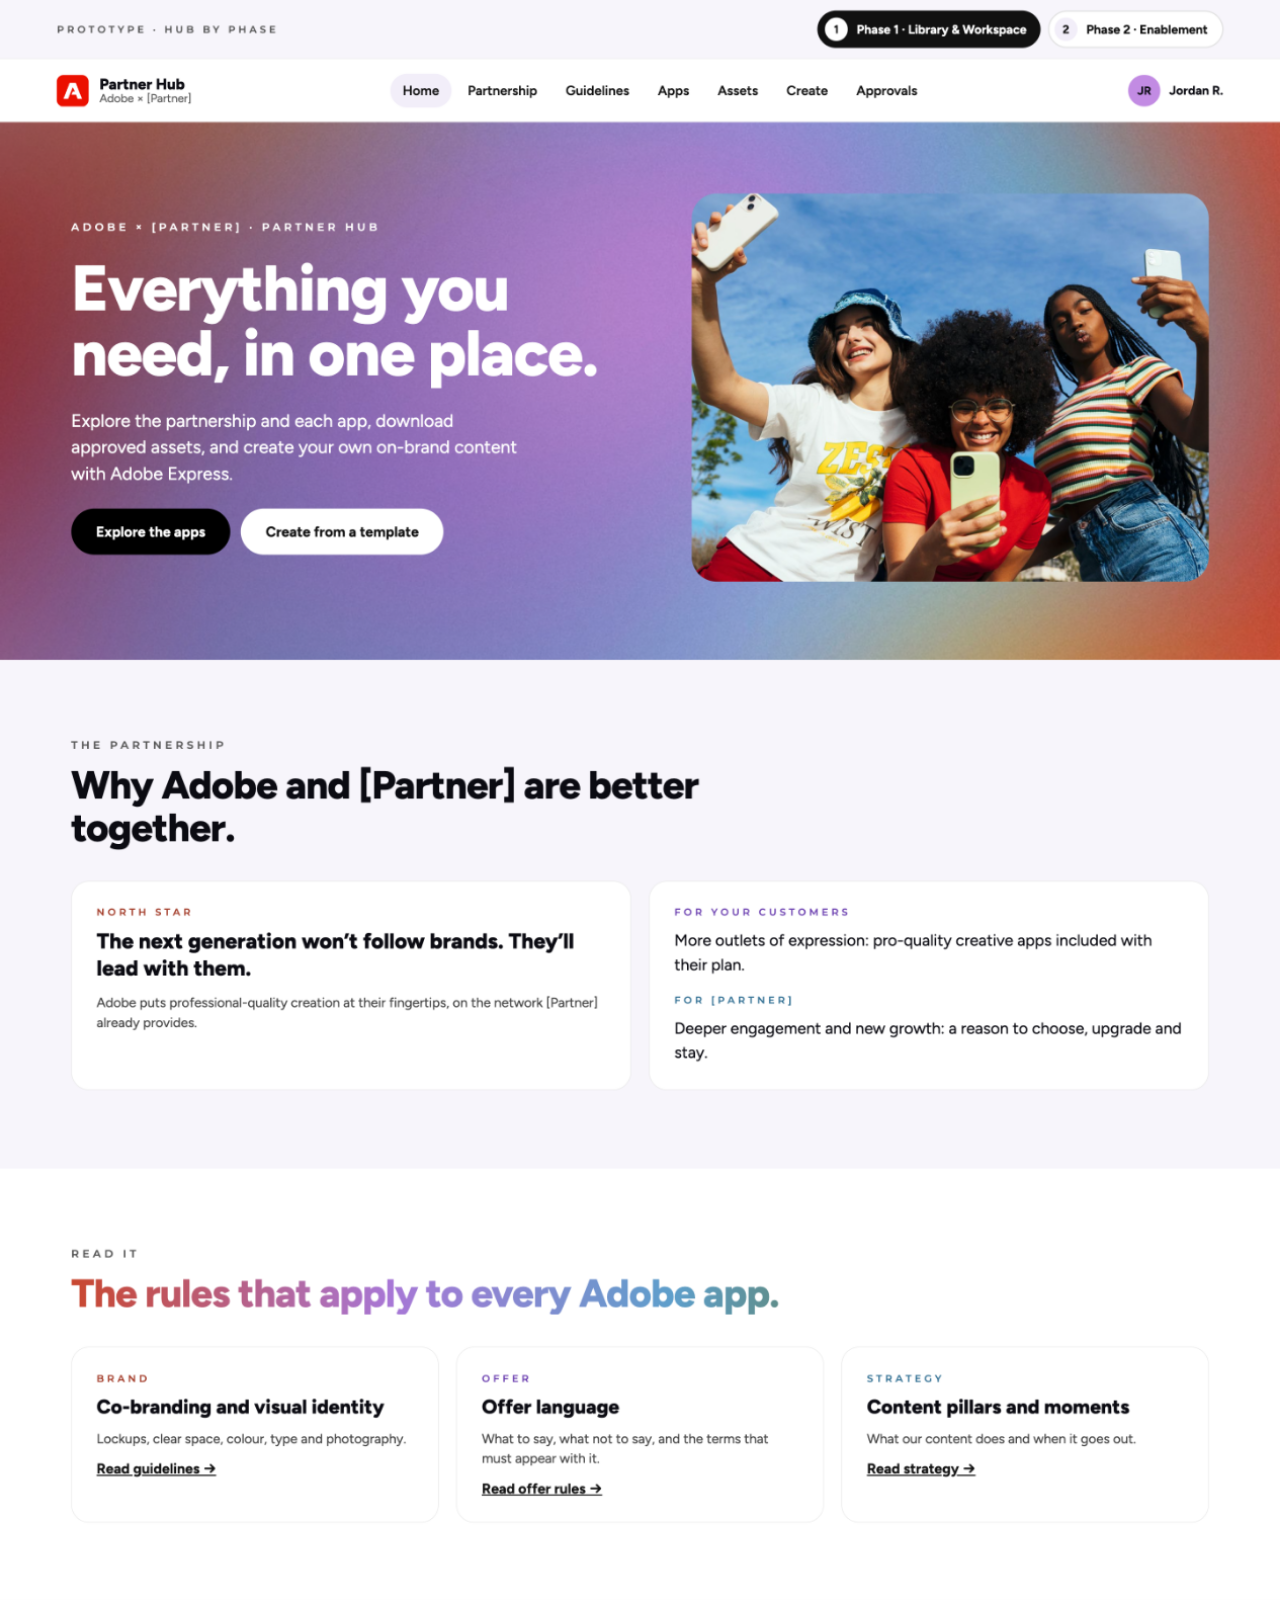
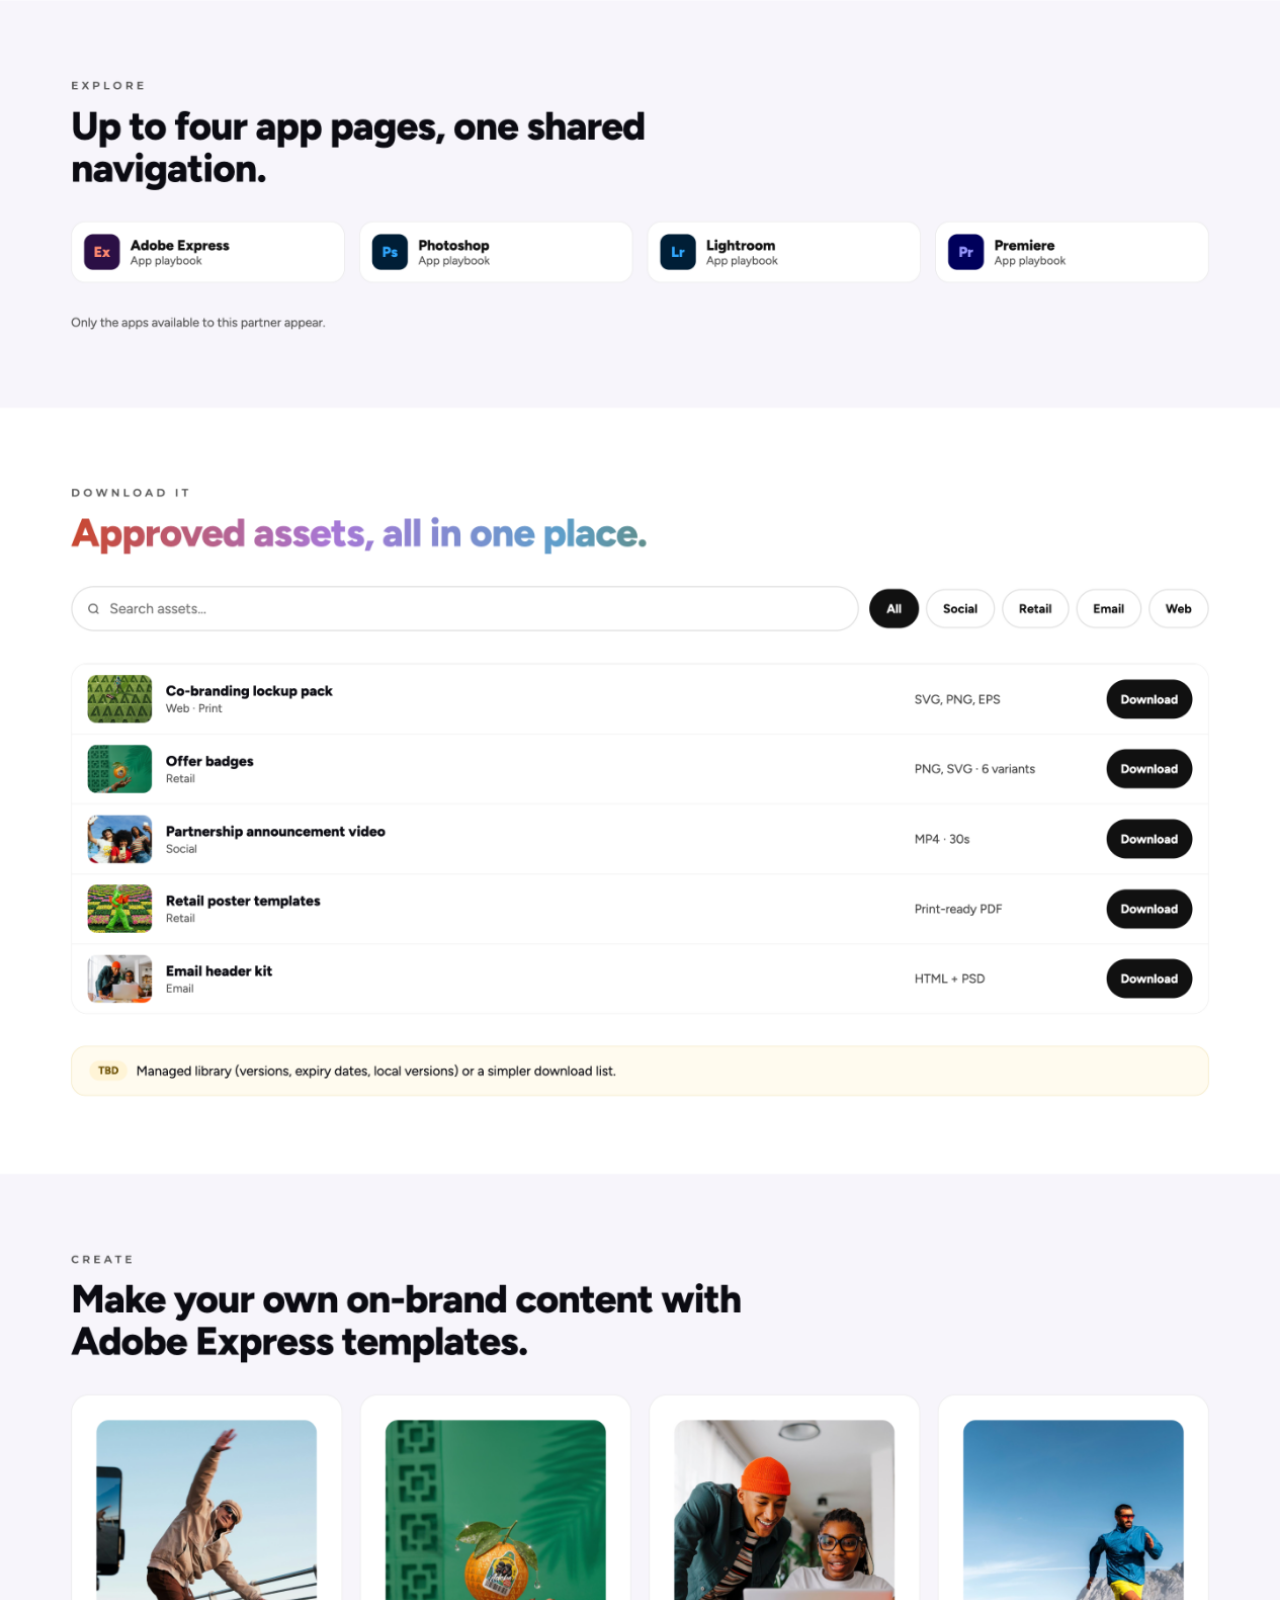
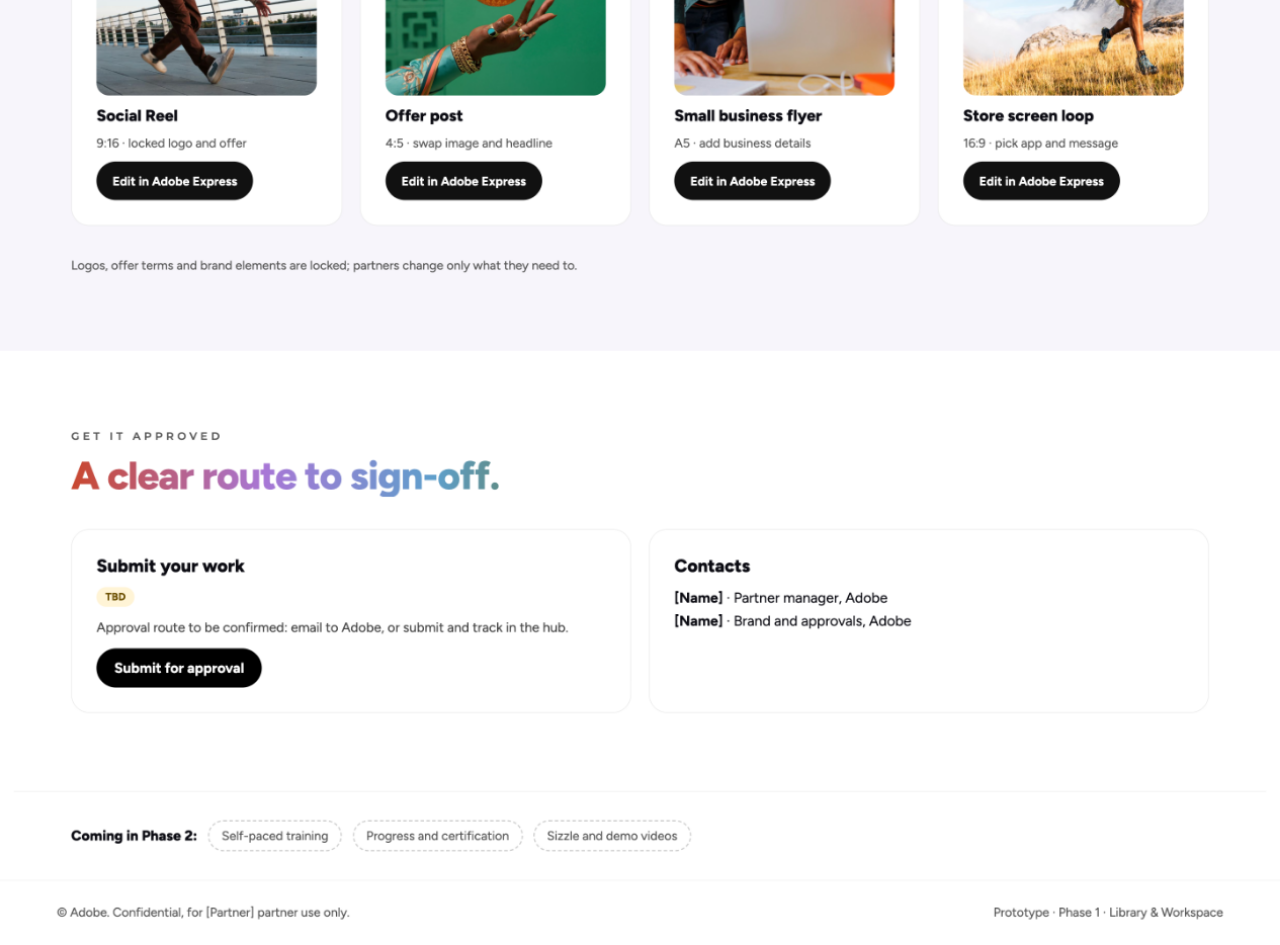
<file: index.html>
<!doctype html>
<html lang="en">
  <head>
    
    <meta charset="UTF-8" />
    <meta name="viewport" content="width=device-width, initial-scale=1.0" />
    <title>Adobe Partner Hub — Phase 1 Reference</title>
    
    <meta name="description" content="AI-populated phase one reference for the Adobe Partner Hub.">
    <meta property="og:title" content="Adobe Partner Hub — Phase 1 Reference">
    <meta property="og:description" content="AI-populated phase one reference for the Adobe Partner Hub.">
    <meta property="og:image" content="assets/232a1.png">
    <meta name="twitter:card" content="summary_large_image">
    <meta name="twitter:image" content="assets/232a1.png">
    <script type="module" crossorigin src="assets/index-DdVs8iiM.js"></script>
    <link rel="stylesheet" crossorigin href="assets/index-BtlYPHPP.css">
  </head>
  <body>
    
    <div id="root"></div>
    
  </body>
</html>
</file>
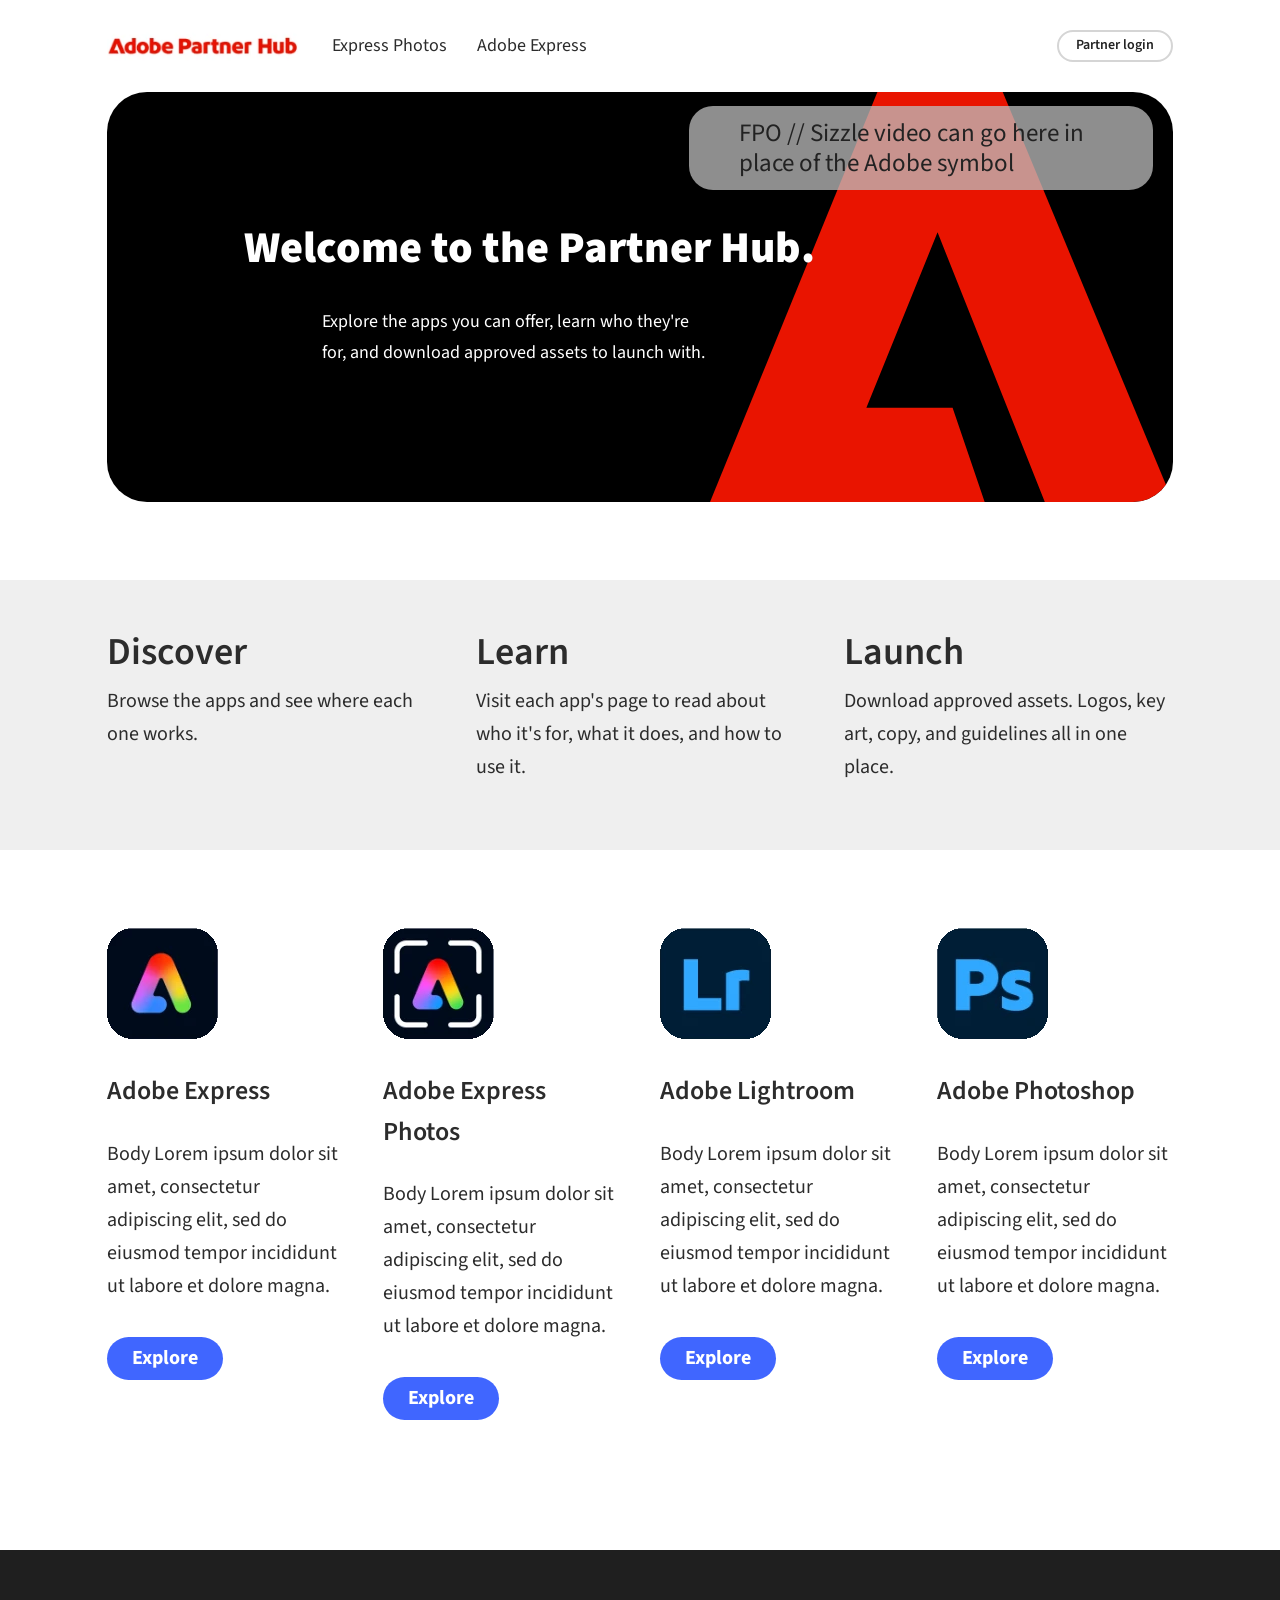
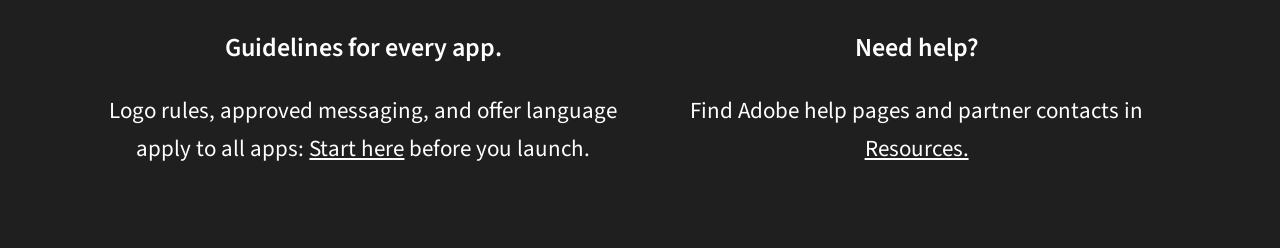
<file: adobe-partner-hub/index.html>
<!doctype html>
<html lang="en">
<head>
<meta charset="utf-8">
<meta name="viewport" content="width=device-width, initial-scale=1">
<title>Adobe Partner Hub</title>
<link href="https://fonts.googleapis.com/css2?family=Source+Sans+3:wght@400;600;700;900&display=swap" rel="stylesheet">
<style>
*{box-sizing:border-box;margin:0}
html,body{background:#fff}body{font-family:"Source Sans 3","Adobe Clean",Helvetica,Arial,sans-serif;color:#2c2c2c;background:#fff;font-size:18px;line-height:1.55}
a{color:inherit}
.wrap{max-width:1000px;margin:0 auto;padding:0 24px}
@media(min-width:1100px){.wrap{max-width:none;padding:0 8.35%}}
header{display:flex;align-items:center;gap:32px;padding-top:30px;padding-bottom:30px}
header img{height:30px;display:block}
header nav{display:flex;gap:30px;flex:1}
header nav a{text-decoration:none;font-size:18px}
.login{border:2px solid #d5d5d5;border-radius:99px;padding:3px 17px;font-size:14px;font-weight:600;text-decoration:none;color:#222}
.hero{position:relative;overflow:hidden;background:#000;color:#fff;border-radius:40px;min-height:410px;display:flex;align-items:center;margin-bottom:78px}
.hero-text{position:relative;z-index:2;padding:0 0 0 137px;max-width:68%}.hero h1{white-space:nowrap}
.hero h1{font-size:44px;font-weight:900;line-height:1.1;margin-bottom:34px}
.hero p{font-size:18px;line-height:1.7;padding-left:78px;max-width:470px}
.hero svg{position:absolute;right:0;bottom:0;height:100%;width:auto;z-index:1}
.fpo{position:absolute;z-index:3;top:14px;right:20px;width:464px;max-width:55%;background:rgba(190,190,190,.75);color:#222;border-radius:24px;padding:12px 50px;font-size:25px;line-height:1.2}
.band{background:#efefef;padding:50px 0 66px}
.band .wrap{display:grid;grid-template-columns:repeat(3,1fr);gap:40px}
.band h2{font-size:38px;font-weight:600;line-height:1.2;margin-bottom:10px}
.band p{font-size:20px;line-height:1.65}
.apps{padding:78px 0 130px}
.apps .wrap{display:grid;grid-template-columns:repeat(4,1fr);gap:40px}
.apps img{width:111px;height:111px;display:block;margin-bottom:32px}
.apps h3{font-size:26px;font-weight:600;margin-bottom:26px}
.apps p{font-size:20px;line-height:1.65;margin-bottom:34px}
.btn{display:inline-block;background:#4066ff;color:#fff;text-decoration:none;font-weight:700;font-size:20px;border-radius:99px;padding:6px 25px}
footer{background:#1f1f1f;color:#fff;padding:78px 0 80px;text-align:center}
footer .wrap{display:grid;grid-template-columns:1fr 1fr;gap:40px;max-width:1300px}
footer h3{font-size:26px;font-weight:600;margin-bottom:24px}
footer p{font-size:23px;line-height:1.65}
@media(max-width:1000px){
 .apps .wrap{grid-template-columns:repeat(2,1fr)}
 .hero-text{padding-left:48px}.hero p{padding-left:0}
}
@media(max-width:700px){
 header{flex-wrap:wrap;gap:12px 20px}header nav{order:3;flex-basis:100%}
 .hero{min-height:360px;border-radius:28px}.hero h1{white-space:normal}.hero-text{padding:0 24px;max-width:100%}.hero h1{font-size:34px}
 .hero svg{opacity:.4}.fpo{display:none}
 .band .wrap,.apps .wrap,footer .wrap{grid-template-columns:1fr}
}
.detail{padding:32px max(16px,env(safe-area-inset-left,0px)) 64px;max-width:1000px;margin:0 auto}
.detail img{display:block;width:160px;height:160px;margin:56px auto 24px}
.detail h1{text-align:center;font-size:32px;font-weight:600}
.back{display:inline-block;color:#2c2c2c;border:2px solid #d5d5d5;border-radius:99px;padding:4px 20px;font-weight:600;font-size:16px;text-decoration:none}
.back:hover{background:#efefef}
</style>
</head>
<body>

<div id="home">
<div class="wrap">
 <header>
  <a href="#"><img src="[data-uri]" alt="Adobe Partner Hub"></a>
  <nav><a href="#">Express Photos</a><a href="#">Adobe Express</a></nav>
  <a class="login" href="#">Partner login</a>
 </header>
 <section class="hero">
  <div class="hero-text">
   <h1>Welcome to the Partner Hub.</h1>
   <p>Explore the apps you can offer, learn who they're for, and download approved assets to launch with.</p>
  </div>
  <svg viewBox="0 0 462 409" preserveAspectRatio="xMaxYMax meet" aria-hidden="true"><path fill="#e91400" d="M0 409L167 0H292L462 409Z"/><path fill="#000" d="M227 140L334 409H274L242 315H156Z"/></svg>
  <div class="fpo">FPO // Sizzle video can go here in place of the Adobe symbol</div>
 </section>
</div>

<section class="band"><div class="wrap">
 <div><h2>Discover</h2><p>Browse the apps and see where each one works.</p></div>
 <div><h2>Learn</h2><p>Visit each app's page to read about who it's for, what it does, and how to use it.</p></div>
 <div><h2>Launch</h2><p>Download approved assets. Logos, key art, copy, and guidelines all in one place.</p></div>
</div></section>

<section class="apps"><div class="wrap">
 <div><img src="[data-uri]" alt=""><h3>Adobe Express</h3><p>Body Lorem ipsum dolor sit amet, consectetur adipiscing elit, sed do eiusmod tempor incididunt ut labore et dolore magna.</p><a class="btn" href="#express">Explore</a></div>
 <div><img src="[data-uri]" alt=""><h3>Adobe Express Photos</h3><p>Body Lorem ipsum dolor sit amet, consectetur adipiscing elit, sed do eiusmod tempor incididunt ut labore et dolore magna.</p><a class="btn" href="#express-photos">Explore</a></div>
 <div><img src="[data-uri]" alt=""><h3>Adobe Lightroom</h3><p>Body Lorem ipsum dolor sit amet, consectetur adipiscing elit, sed do eiusmod tempor incididunt ut labore et dolore magna.</p><a class="btn" href="#lightroom">Explore</a></div>
 <div><img src="[data-uri]" alt=""><h3>Adobe Photoshop</h3><p>Body Lorem ipsum dolor sit amet, consectetur adipiscing elit, sed do eiusmod tempor incididunt ut labore et dolore magna.</p><a class="btn" href="#photoshop">Explore</a></div>
</div></section>

<footer><div class="wrap">
 <div><h3>Guidelines for every app.</h3><p>Logo rules, approved messaging, and offer language apply to all apps: <a href="#">Start here</a> before you launch.</p></div>
 <div><h3>Need help?</h3><p>Find Adobe help pages and partner contacts in <a href="#">Resources.</a></p></div>
</div></footer>
</div>
<section class="detail" id="view-express" hidden><a class="back" href="#home">&larr; Back</a><img src="[data-uri]" alt="Adobe Express logo" width="160" height="160"><h1>Adobe Express</h1></section>
<section class="detail" id="view-express-photos" hidden><a class="back" href="#home">&larr; Back</a><img src="[data-uri]" alt="Adobe Express Photos logo" width="160" height="160"><h1>Adobe Express Photos</h1></section>
<section class="detail" id="view-lightroom" hidden><a class="back" href="#home">&larr; Back</a><img src="[data-uri]" alt="Adobe Lightroom logo" width="160" height="160"><h1>Adobe Lightroom</h1></section>
<section class="detail" id="view-photoshop" hidden><a class="back" href="#home">&larr; Back</a><img src="[data-uri]" alt="Adobe Photoshop logo" width="160" height="160"><h1>Adobe Photoshop</h1></section>
<script>
(function(){
var ids=["express","express-photos","lightroom","photoshop"],home=document.getElementById("home");
function show(){
 var h=location.hash.slice(1),on=ids.indexOf(h)>-1;
 home.hidden=on;
 ids.forEach(function(k){document.getElementById("view-"+k).hidden=(k!==h)});
 window.scrollTo(0,0);
}
window.addEventListener("hashchange",show);show();
})();
</script>

</body>
</html>
</file>
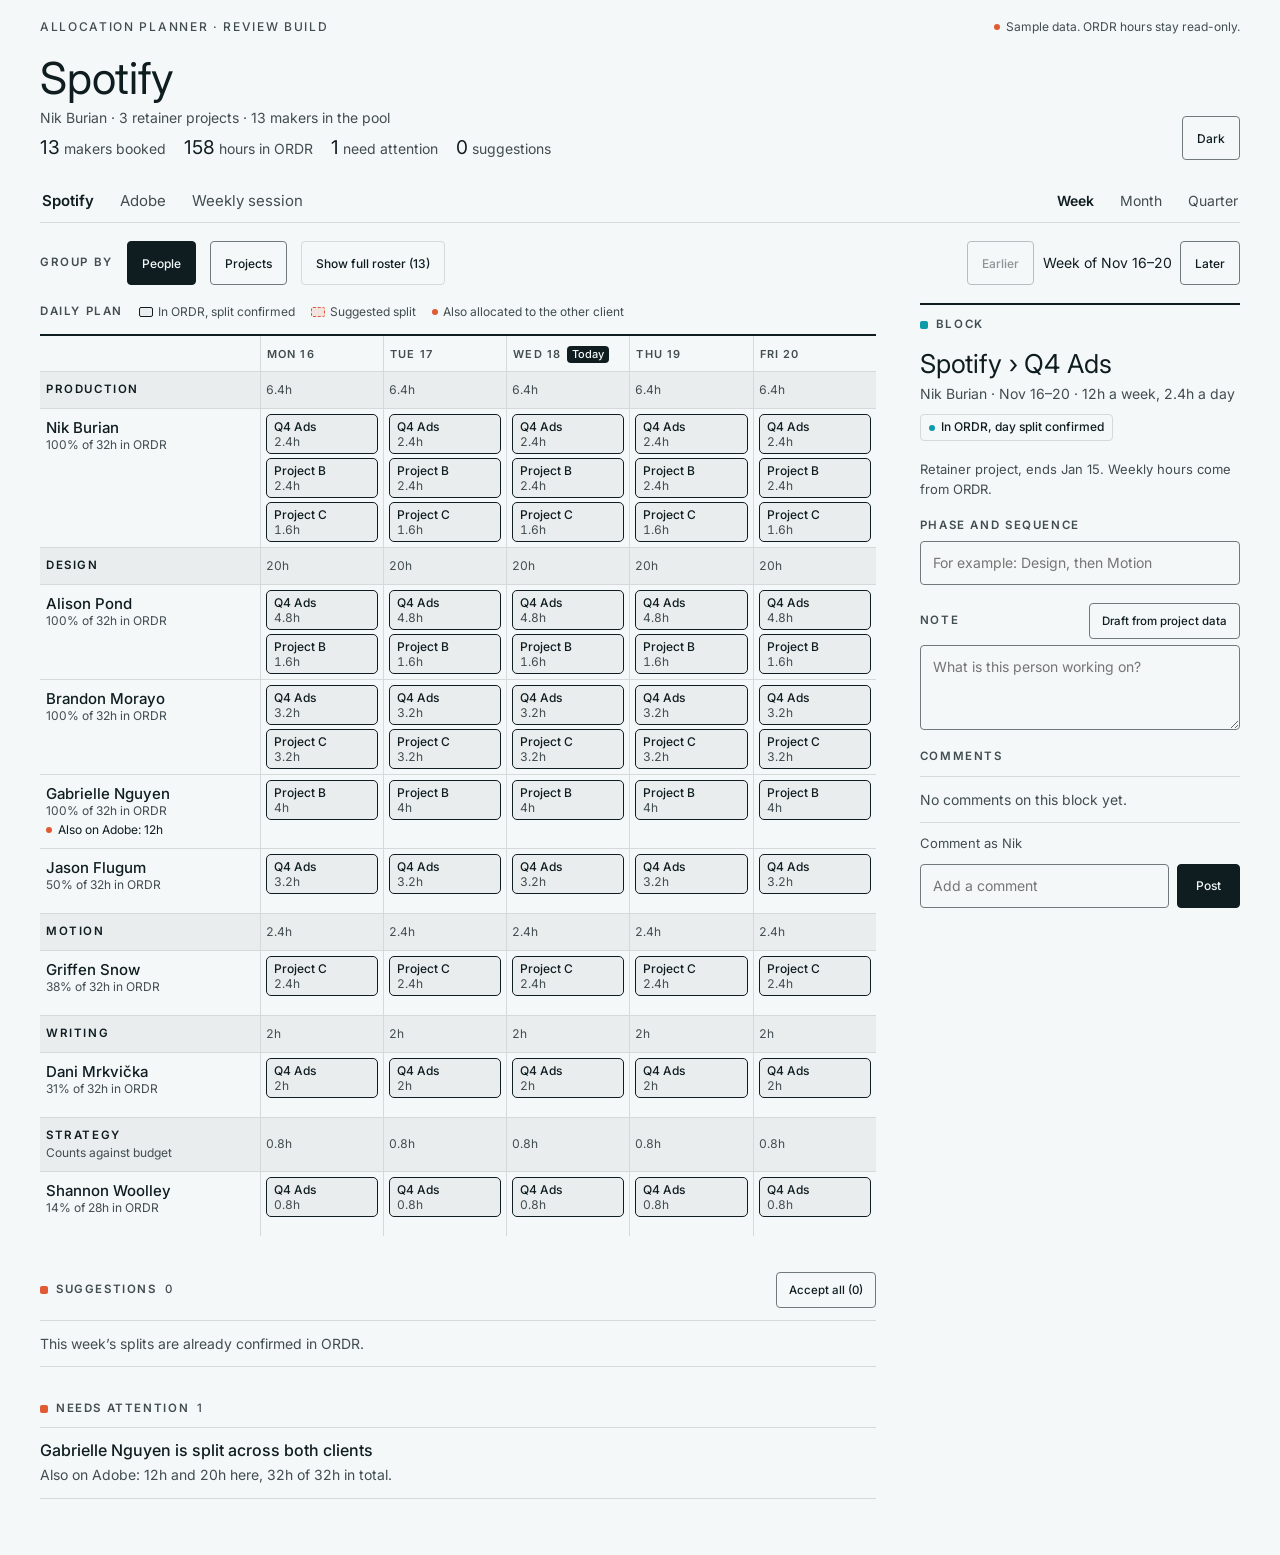
<file: Allocation_Plannerv2.html>
<!doctype html>
<html lang="en">
<head>
<meta charset="utf-8">
<meta name="viewport" content="width=device-width, initial-scale=1">
<title>Allocation planner, review build</title>
<link rel="stylesheet" href="https://fonts.googleapis.com/css2?family=Inter:wght@300;400;500;600&display=swap">
<style>
html,body{margin:0;background:#F5F8F8}
button{font-family:inherit}
button:disabled{opacity:.45;cursor:default}
button:focus-visible,input:focus-visible,textarea:focus-visible{outline:2px solid #0E9AA7;outline-offset:2px}
</style>
</head>
<body>
<div id="app"></div>
<script>
/* ---- runtime shim: the same Component logic, no framework ---- */
class DCLogic {
  constructor(props) { this.props = props || {}; this.state = {}; }
  setState(p) {
    const v = typeof p === "function" ? p(this.state) : p;
    if (v == null) return;
    this.state = Object.assign({}, this.state, v);
    if (!this._silent) render();
  }
}


class Component extends DCLogic {
  constructor(props) {
    super(props);
    this.state = {
      dark: false, pod: "spotify", view: "week", group: "people",
      weekIdx: 0, monthStart: 0, roster: false, selected: "",
      accepted: {}, notes: {}, phases: {}, comments: {}, draftComment: "",
      decisions: [], decisionDraft: ""
    };
  }

  data() {
    if (this._d) return this._d;
    const MON = ["Jan","Feb","Mar","Apr","May","Jun","Jul","Aug","Sep","Oct","Nov","Dec"];
    const DAY = ["Mon","Tue","Wed","Thu","Fri"];
    const weeks = [];
    for (let i = 0; i < 13; i++) {
      const d0 = new Date(2026, 10, 16 + i * 7);
      const d4 = new Date(2026, 10, 20 + i * 7);
      const days = [];
      for (let k = 0; k < 5; k++) { const d = new Date(2026, 10, 16 + i * 7 + k); days.push(DAY[k] + " " + d.getDate()); }
      const same = d0.getMonth() === d4.getMonth();
      weeks.push({ label: MON[d0.getMonth()] + " " + d0.getDate(), range: MON[d0.getMonth()] + " " + d0.getDate() + "–" + (same ? "" : MON[d4.getMonth()] + " ") + d4.getDate(), days: days });
    }
    const SUBS = ["Production","Design","Motion","Writing","Strategy"];
    const R = (name, sub, pods) => ({ name: name, sub: sub, pods: pods, cap: name === "Shannon Woolley" ? 28 : 32 });
    const SA = ["spotify","adobe"], S = ["spotify"], A = ["adobe"];
    const makers = [
      R("Nik Burian","Production",S), R("Dara Smith","Production",A), R("Nickie Loescher","Production",A),
      R("Alison Pond","Design",SA), R("Brandon Morayo","Design",SA), R("Gabrielle Nguyen","Design",SA), R("Greg Dalbey","Design",SA), R("Jason Flugum","Design",SA),
      R("Abby Hoffman","Design",A), R("Cailin Carlile","Design",A), R("Meg Wong Stoney","Design",A), R("Michael Al-Jiboori","Design",A), R("Sarah Morgan","Design",A), R("Ty Sokalski","Design",A),
      R("Faulkner Allocco","Motion",S), R("Griffen Snow","Motion",SA), R("Sam Cohen","Motion",SA), R("Sarah Haftorson","Motion",SA),
      R("Amanda LaMarco","Motion",A), R("Motion Designer","Motion",A), R("Raymund Justin Libang","Motion",A), R("Taylor Russell","Motion",A),
      R("Dani Mrkvička","Writing",SA), R("Katie Sukalich","Writing",SA), R("Elizabeth Harney","Writing",A), R("Mary Yajko McGiver","Writing",A),
      R("Shannon Woolley","Strategy",SA)
    ];
    const P = (id, pod, client, name, type, end, endIdx, bf) => ({ id: id, pod: pod, client: client, name: name, type: type, end: end, endIdx: endIdx, bf: bf });
    const projects = {
      S1: P("S1","spotify","Spotify","Q4 Ads","Retainer","Jan 15",8,0.95),
      S2: P("S2","spotify","Spotify","Project B","Retainer","Feb 12",12,1.1),
      S3: P("S3","spotify","Spotify","Project C","Retainer","Dec 18",4,1.0),
      A1: P("A1","adobe","Adobe","Project 1","Ad hoc","Dec 11",3,1.05),
      A2: P("A2","adobe","Adobe","Project 2","Ad hoc","Dec 18",4,1.0),
      A3: P("A3","adobe","Adobe","Project 3","Ad hoc","Jan 15",8,1.12),
      A4: P("A4","adobe","Adobe","Project 4","Ad hoc","Jan 29",10,0.97),
      A5: P("A5","adobe","Adobe","Project 5","Ad hoc","Feb 12",12,1.0),
      A6: P("A6","adobe","Adobe","Project 6","Ad hoc","Feb 26",14,1.0)
    };
    const L = (m, p, s, e, h) => ({ m: m, p: p, s: s, e: e, h: h });
    const allocs = [
      L("Nik Burian","S1",0,12,12), L("Nik Burian","S2",0,12,12), L("Nik Burian","S3",0,4,8),
      L("Alison Pond","S1",0,5,24), L("Alison Pond","S2",0,5,8),
      L("Brandon Morayo","S1",0,4,16), L("Brandon Morayo","S3",0,4,16),
      L("Gabrielle Nguyen","S2",0,8,20), L("Greg Dalbey","S1",2,7,20),
      L("Jason Flugum","S1",0,3,16), L("Jason Flugum","S2",2,8,16),
      L("Faulkner Allocco","S1",3,8,16), L("Griffen Snow","S3",0,3,12), L("Sam Cohen","S1",4,9,24), L("Sarah Haftorson","S2",1,5,8),
      L("Dani Mrkvička","S1",0,6,10), L("Katie Sukalich","S2",1,7,12),
      L("Shannon Woolley","S1",0,12,4),
      L("Nickie Loescher","A1",0,3,8), L("Nickie Loescher","A2",0,4,8), L("Nickie Loescher","A3",2,8,8), L("Nickie Loescher","A4",3,10,8), L("Nickie Loescher","A5",5,12,8), L("Nickie Loescher","A6",7,12,8),
      L("Dara Smith","A2",0,4,10), L("Dara Smith","A5",5,12,10),
      L("Abby Hoffman","A1",0,3,24), L("Cailin Carlile","A2",0,4,20), L("Meg Wong Stoney","A3",2,8,24), L("Michael Al-Jiboori","A4",3,8,24), L("Sarah Morgan","A5",5,10,16), L("Ty Sokalski","A6",7,12,20),
      L("Alison Pond","A2",2,3,8), L("Gabrielle Nguyen","A1",0,1,12), L("Brandon Morayo","A2",5,7,16),
      L("Amanda LaMarco","A1",2,3,16), L("Raymund Justin Libang","A3",4,8,20), L("Taylor Russell","A4",5,9,16), L("Griffen Snow","A2",4,6,12), L("Sam Cohen","A5",6,8,8), L("Sarah Haftorson","A4",3,5,8),
      L("Elizabeth Harney","A1",0,3,12), L("Mary Yajko McGiver","A3",3,8,12), L("Katie Sukalich","A2",2,4,6), L("Dani Mrkvička","A3",3,5,8),
      L("Shannon Woolley","A3",2,6,4)
    ];
    Object.keys(projects).forEach((id) => {
      const pr = projects[id];
      let planned = 0;
      allocs.filter((a) => a.p === id).forEach((a) => {
        const hi = Math.min(a.e, 12);
        if (hi >= a.s) planned += a.h * (hi - a.s + 1);
      });
      pr.planned = planned;
      pr.budget = Math.round((planned * pr.bf) / 10) * 10;
    });
    const needs = [
      { id: "n1", p: "S2", disc: "Motion", hours: 40, from: 3, to: 5 },
      { id: "n2", p: "A6", disc: "Design", hours: 48, from: 7, to: 9 }
    ];
    this._d = { weeks: weeks, SUBS: SUBS, makers: makers, projects: projects, allocs: allocs, needs: needs };
    return this._d;
  }

  renderVals() {
    const s = this.state;
    const D = this.data();
    const f1 = (n) => String(Math.round(n * 10) / 10);
    const pct = (n) => Math.round(n * 100) + "%";
    const podInfo = {
      spotify: { name: "Spotify", producer: "Nik Burian", other: "adobe", otherName: "Adobe" },
      adobe: { name: "Adobe", producer: "Nickie Loescher", other: "spotify", otherName: "Spotify" }
    };
    const relevant = (sub) => sub !== "Strategy";
    const hrs = (name, w, pod) => D.allocs.filter((a) => a.m === name && a.s <= w && w <= a.e && (!pod || D.projects[a.p].pod === pod)).reduce((t, a) => t + a.h, 0);
    const mk = (name) => D.makers.filter((m) => m.name === name)[0];
    const accept = (unit) => () => this.setState((st) => ({ accepted: Object.assign({}, st.accepted, { [unit]: true }), selected: unit }));
    const pick = (unit) => () => this.setState({ selected: unit });
    const kindOf = (unit, w) => (w === 0 || s.accepted[unit]) ? "ordr" : "suggested";
    const chipStyle = (kind, sel) => (kind === "ordr" ? "border: 1px solid var(--fg); background: var(--paper);" : "border: 1px dashed var(--hot); background: color-mix(in srgb, var(--hot) 13%, var(--bg));") + (sel ? " box-shadow: 0 0 0 2px var(--bg), 0 0 0 4px var(--fg);" : "");
    const heatStyle = (frac) => {
      if (frac > 1.0001) return "background: color-mix(in srgb, var(--hot) " + Math.round(Math.min(45, 25 + (frac - 1) * 100)) + "%, var(--bg));";
      if (frac > 0) return "background: color-mix(in srgb, var(--acc) " + Math.round(Math.min(1, frac) * 42) + "%, var(--bg));";
      return "";
    };
    const pod = s.pod;
    const isSession = pod === "session";
    const isPlan = !isSession;
    const view = s.view;
    const isWeek = isPlan && view === "week";
    const isHeat = isPlan && view !== "week";
    const info = podInfo[pod] || podInfo.spotify;
    const w = s.weekIdx;
    const nCols = view === "month" ? 4 : 13;
    const start = view === "month" ? s.monthStart : 0;
    const wkIdxs = [];
    for (let i = 0; i < nCols; i++) wkIdxs.push(start + i);
    const podMakers = D.makers.filter((m) => m.pods.indexOf(pod) >= 0);
    const podProjects = Object.keys(D.projects).map((id) => D.projects[id]).filter((p) => p.pod === pod);
    const podAllocsIn = (name, from, to) => D.allocs.filter((a) => a.m === name && D.projects[a.p].pod === pod && a.s <= to && a.e >= from);

    const rows = [];
    let firstUnit = "";
    let firstSugg = "";
    const suggestionsList = [];
    const attention = [];

    const flagFor = (m, wi) => {
      if (!relevant(m.sub)) return "";
      const o = hrs(m.name, wi, info.other);
      return o > 0 ? "Also on " + info.otherName + ": " + f1(o) + "h" : "";
    };

    if (isWeek) {
      const dayCells = (alloc, wi, withLabel, m) => [0, 1, 2, 3, 4].map(() => null);
      const makerRow = (m, allocList, labelMode) => {
        const tot = hrs(m.name, w);
        const flag = flagFor(m, w);
        const cells = [0, 1, 2, 3, 4].map(() => ({ isBlocks: true, isHeat: false, blocks: [], style: "min-height: 64px;", text: "", textStyle: "", dot: false }));
        allocList.forEach((a) => {
          const unit = m.name + "|" + a.p + "|" + w;
          const kind = kindOf(unit, w);
          if (!firstUnit) firstUnit = unit;
          if (kind === "suggested" && !firstSugg) firstSugg = unit;
          [0, 1, 2, 3, 4].forEach((d) => {
            cells[d].blocks.push({
              label: labelMode === "project" ? D.projects[a.p].name : "",
              hrsText: f1(a.h / 5) + "h",
              style: chipStyle(kind, s.selected === unit),
              hasNote: !!s.notes[unit],
              aria: m.name + ", " + D.projects[a.p].name + ", " + D.weeks[w].days[d] + ", " + f1(a.h / 5) + " hours",
              pick: pick(unit)
            });
          });
          if (kind === "suggested") {
            const prev = D.allocs.filter((x) => x.m === m.name && x.p === a.p && x.s <= w - 1 && w - 1 <= x.e).length > 0;
            suggestionsList.push({
              unit: unit,
              meta: m.name + " · " + D.weeks[w].range + " · " + f1(a.h) + "h",
              title: D.projects[a.p].name,
              why: prev ? "Same allocation as last week. Spread evenly across the five days, " + f1(a.h / 5) + "h a day." : "New in ORDR this week. Even split across five days, " + f1(a.h / 5) + "h a day.",
              acceptAria: "Accept the split for " + m.name + " on " + D.projects[a.p].name,
              accept: accept(unit)
            });
          }
        });
        return {
          isGroup: false, rowStyle: "", labelStyle: "font-size: 15px; font-weight: 500; line-height: 1.3;",
          label: m.name, sub: labelMode === "project" ? pct(tot / m.cap) + " of " + m.cap + "h in ORDR" : m.sub,
          hasFlag: !!flag, flag: flag, barOn: false, barStyle: "", cells: cells
        };
      };
      if (s.group === "people") {
        D.SUBS.forEach((sub) => {
          const ms = podMakers.filter((m) => m.sub === sub).filter((m) => s.roster || podAllocsIn(m.name, w, w).length > 0);
          if (!ms.length) return;
          let tot = 0;
          ms.forEach((m) => { tot += podAllocsIn(m.name, w, w).reduce((t, a) => t + a.h, 0); });
          const budgetNote = sub === "Strategy" ? "Counts against budget" : "";
          rows.push({
            isGroup: true, rowStyle: "background: var(--paper);", labelStyle: "font-size: 11.5px; font-weight: 600; letter-spacing: 0.14em; text-transform: uppercase;",
            label: sub, sub: budgetNote, hasFlag: false, flag: "", barOn: false, barStyle: "",
            cells: [0, 1, 2, 3, 4].map(() => ({ isBlocks: false, isHeat: true, blocks: [], style: "min-height: 36px; justify-content: center;", text: tot > 0 ? f1(tot / 5) + "h" : "", textStyle: "font-size: 12px; color: var(--soft);", dot: false }))
          });
          ms.forEach((m) => rows.push(makerRow(m, podAllocsIn(m.name, w, w), "project")));
        });
      } else {
        podProjects.forEach((p) => {
          const al = D.allocs.filter((a) => a.p === p.id && a.s <= w && w <= a.e);
          if (!al.length) return;
          let tot = 0;
          al.forEach((a) => { tot += a.h; });
          const over = p.planned > p.budget;
          rows.push({
            isGroup: true, rowStyle: "background: var(--paper);", labelStyle: "font-size: 15px; font-weight: 500; line-height: 1.3;",
            label: p.client + " › " + p.name, sub: p.type + " · ends " + p.end + " · " + p.planned + "h of " + p.budget + "h budget" + (over ? " (over)" : ""),
            hasFlag: false, flag: "", barOn: true, barStyle: "width: " + Math.min(100, Math.round((p.planned / p.budget) * 100)) + "%; background: " + (over ? "var(--hot)" : "var(--acc)") + ";",
            cells: [0, 1, 2, 3, 4].map(() => ({ isBlocks: false, isHeat: true, blocks: [], style: "min-height: 36px; justify-content: center;", text: f1(tot / 5) + "h", textStyle: "font-size: 12px; color: var(--soft);", dot: false }))
          });
          const names = [];
          al.forEach((a) => { if (names.indexOf(a.m) < 0) names.push(a.m); });
          names.forEach((n) => rows.push(makerRow(mk(n), al.filter((a) => a.m === n), "hours")));
        });
      }
      // attention for the week
      podMakers.forEach((m) => {
        if (podAllocsIn(m.name, w, w).length === 0) return;
        const tot = hrs(m.name, w);
        if (tot > m.cap) attention.push({ title: m.name + " is over capacity", detail: f1(tot) + "h of " + m.cap + "h (" + pct(tot / m.cap) + ") in " + D.weeks[w].range + "." });
        else if (flagFor(m, w)) attention.push({ title: m.name + " is split across both clients", detail: flagFor(m, w) + " and " + f1(hrs(m.name, w, pod)) + "h here, " + f1(tot) + "h of " + m.cap + "h in total." });
      });
    } else if (isHeat) {
      const cellFor = (m, wi, mode) => {
        const tot = hrs(m.name, wi);
        const flag = flagFor(m, wi);
        const own = mode === "project" ? 0 : tot;
        return { tot: tot, flag: flag, own: own };
      };
      if (s.group === "people") {
        D.SUBS.forEach((sub) => {
          const ms = podMakers.filter((m) => m.sub === sub).filter((m) => s.roster || podAllocsIn(m.name, wkIdxs[0], wkIdxs[nCols - 1]).length > 0);
          if (!ms.length) return;
          rows.push({
            isGroup: true, rowStyle: "background: var(--paper);", labelStyle: "font-size: 11.5px; font-weight: 600; letter-spacing: 0.14em; text-transform: uppercase;",
            label: sub, sub: sub === "Strategy" ? "Counts against budget" : "",
            hasFlag: false, flag: "", barOn: false, barStyle: "",
            cells: wkIdxs.map((wi) => {
              let t = 0;
              ms.forEach((m) => { t += hrs(m.name, wi, pod); });
              return { isBlocks: false, isHeat: true, blocks: [], style: "min-height: 36px; justify-content: center;", text: t > 0 ? f1(t) : "–", textStyle: "font-size: " + (view === "month" ? "12px" : "11px") + "; color: var(--soft);", dot: false };
            })
          });
          ms.forEach((m) => {
            rows.push({
              isGroup: false, rowStyle: "", labelStyle: "font-size: 15px; font-weight: 500; line-height: 1.3;",
              label: m.name, sub: m.cap + "h a week", hasFlag: false, flag: "", barOn: false, barStyle: "",
              cells: wkIdxs.map((wi) => {
                const c = cellFor(m, wi, "people");
                const frac = c.tot / m.cap;
                return {
                  isBlocks: false, isHeat: true, blocks: [], style: "min-height: 48px; justify-content: center; align-items: center; " + heatStyle(frac),
                  text: c.tot > 0 ? (view === "month" ? f1(c.tot) + "h · " + pct(frac) : f1(c.tot)) : "–",
                  textStyle: "font-size: " + (view === "month" ? "12.5px" : "11px") + "; color: var(--fg);", dot: !!c.flag
                };
              })
            });
          });
        });
      } else {
        podProjects.forEach((p) => {
          const al = D.allocs.filter((a) => a.p === p.id && a.s <= wkIdxs[nCols - 1] && a.e >= wkIdxs[0]);
          if (!al.length) return;
          const over = p.planned > p.budget;
          rows.push({
            isGroup: true, rowStyle: "background: var(--paper);", labelStyle: "font-size: 15px; font-weight: 500; line-height: 1.3;",
            label: p.client + " › " + p.name, sub: p.type + " · ends " + p.end + " · " + p.planned + "h of " + p.budget + "h budget" + (over ? " (over)" : ""),
            hasFlag: false, flag: "", barOn: true, barStyle: "width: " + Math.min(100, Math.round((p.planned / p.budget) * 100)) + "%; background: " + (over ? "var(--hot)" : "var(--acc)") + ";",
            cells: wkIdxs.map((wi) => {
              const t = D.allocs.filter((a) => a.p === p.id && a.s <= wi && wi <= a.e).reduce((x, a) => x + a.h, 0);
              const endMark = p.endIdx === wi ? " · ends" : "";
              return { isBlocks: false, isHeat: true, blocks: [], style: "min-height: 36px; justify-content: center;", text: (t > 0 ? f1(t) : "–") + (view === "month" ? endMark : ""), textStyle: "font-size: " + (view === "month" ? "12px" : "11px") + "; color: var(--soft); font-weight: " + (p.endIdx === wi ? "600" : "400") + ";", dot: false };
            })
          });
          const names = [];
          al.forEach((a) => { if (names.indexOf(a.m) < 0) names.push(a.m); });
          names.forEach((n) => {
            const m = mk(n);
            rows.push({
              isGroup: false, rowStyle: "", labelStyle: "font-size: 15px; font-weight: 500; line-height: 1.3;",
              label: m.name, sub: m.sub, hasFlag: false, flag: "", barOn: false, barStyle: "",
              cells: wkIdxs.map((wi) => {
                const h = al.filter((a) => a.m === n && a.s <= wi && wi <= a.e).reduce((x, a) => x + a.h, 0);
                const flag = flagFor(m, wi);
                return { isBlocks: false, isHeat: true, blocks: [], style: "min-height: 44px; justify-content: center; align-items: center; " + heatStyle(h / m.cap), text: h > 0 ? f1(h) + (view === "month" ? "h" : "") : "–", textStyle: "font-size: " + (view === "month" ? "12.5px" : "11px") + "; color: var(--fg);", dot: h > 0 && !!flag };
              })
            });
          });
        });
      }
      // attention across the window
      podMakers.forEach((m) => {
        let overW = -1, flagW = -1;
        wkIdxs.forEach((wi) => {
          if (hrs(m.name, wi, pod) === 0) return;
          if (overW < 0 && hrs(m.name, wi) > m.cap) overW = wi;
          if (flagW < 0 && flagFor(m, wi)) flagW = wi;
        });
        if (overW >= 0) attention.push({ title: m.name + " goes over capacity", detail: "First in the week of " + D.weeks[overW].label + ": " + f1(hrs(m.name, overW)) + "h of " + m.cap + "h." });
        else if (flagW >= 0) attention.push({ title: m.name + " is on both clients", detail: "First in the week of " + D.weeks[flagW].label + ". " + flagFor(m, flagW) + "." });
      });
    }

    // heads
    const heads = isWeek
      ? D.weeks[w].days.map((d, i) => ({ label: d, today: w === 0 && i === 2, todayText: "Today" }))
      : wkIdxs.map((wi) => ({ label: D.weeks[wi].label, today: wi === 0, todayText: "Now" }));

    // panel (week view)
    const selUnit = s.selected || firstSugg || firstUnit;
    let panel = null;
    if (isWeek && selUnit) {
      const parts = selUnit.split("|");
      const a = D.allocs.filter((x) => x.m === parts[0] && x.p === parts[1] && x.s <= w && w <= x.e)[0];
      if (a && parseInt(parts[2], 10) === w && D.projects[a.p].pod === pod) {
        const pr = D.projects[a.p];
        const kind = kindOf(selUnit, w);
        const cms = s.comments[selUnit] || [];
        panel = {
          title: pr.client + " › " + pr.name,
          sub: a.m + " · " + D.weeks[w].range + " · " + f1(a.h) + "h a week, " + f1(a.h / 5) + "h a day",
          statusText: kind === "ordr" ? "In ORDR, day split confirmed" : "Suggested day split",
          dotStyle: kind === "ordr" ? "background: var(--acc);" : "background: var(--hot);",
          ends: pr.type + " project, ends " + pr.end + ". Weekly hours come from ORDR.",
          isSugg: kind === "suggested",
          why: "Even split of ORDR’s weekly hours across the five days.",
          phase: s.phases[selUnit] || "",
          note: s.notes[selUnit] || "",
          comments: cms, noComments: cms.length === 0,
          accept: accept(selUnit), unit: selUnit, draft: pr.client + " › " + pr.name + ". " + pr.type + " project, ends " + pr.end + "."
        };
      }
    }

    // session view
    const conflicts = [];
    const openCap = [];
    const ending = [];
    const needs = [];
    if (isSession) {
      for (let wi = 0; wi < 4; wi++) {
        D.makers.forEach((m) => {
          const sH = hrs(m.name, wi, "spotify"), aH = hrs(m.name, wi, "adobe"), t = sH + aH;
          const both = sH > 0 && aH > 0 && relevant(m.sub);
          if (!(both || t > m.cap)) return;
          conflicts.push({ order: (t > m.cap ? 0 : 1) * 100 + wi, tag: t > m.cap ? "Over capacity" : "Both clients", title: m.name + " · week of " + D.weeks[wi].label, detail: (sH > 0 ? "Spotify " + f1(sH) + "h" : "") + (sH > 0 && aH > 0 ? " + " : "") + (aH > 0 ? "Adobe " + f1(aH) + "h" : "") + " = " + f1(t) + "h of " + m.cap + "h (" + pct(t / m.cap) + ")." });
        });
      }
      conflicts.sort((x, y) => x.order - y.order);
      ["Design", "Motion", "Writing"].forEach((disc) => {
        let total = 0;
        const who = [];
        D.makers.filter((m) => m.sub === disc).forEach((m) => {
          const free = Math.max(0, m.cap - hrs(m.name, 0)) + Math.max(0, m.cap - hrs(m.name, 1));
          total += free;
          if (free / 2 >= 12) who.push({ n: m.name, avg: free / 2 });
        });
        who.sort((x, y) => y.avg - x.avg);
        openCap.push({ title: disc + " · " + f1(total) + "h free", detail: who.length ? who.slice(0, 4).map((x) => x.n + " (" + f1(x.avg) + "h a week)").join(", ") : "No one with 12h or more free each week." });
      });
      Object.keys(D.projects).map((id) => D.projects[id]).filter((p) => p.endIdx <= 5).sort((a, b) => a.endIdx - b.endIdx).forEach((p) => {
        const names = [];
        D.allocs.filter((a) => a.p === p.id && a.e >= p.endIdx && a.s <= p.endIdx).forEach((a) => { if (names.indexOf(a.m) < 0) names.push(a.m); });
        ending.push({ title: p.client + " › " + p.name + " ends " + p.end, detail: names.length ? "Frees up " + names.slice(0, 5).join(", ") + (names.length > 5 ? " and " + (names.length - 5) + " more" : "") + " the week after." : "No makers booked in its last week." });
      });
      D.needs.forEach((n) => {
        const pr = D.projects[n.p];
        const cnt = n.to - n.from + 1;
        const rate = n.hours / cnt;
        const other = pr.pod === "spotify" ? "adobe" : "spotify";
        const otherName = other === "adobe" ? "Adobe" : "Spotify";
        const cands = D.makers.filter((m) => m.sub === n.disc).map((m) => {
          let free = 0;
          for (let wi = n.from; wi <= n.to; wi++) free += Math.max(0, m.cap - hrs(m.name, wi));
          const avg = free / cnt;
          const clientWork = D.allocs.filter((a) => a.m === m.name && D.projects[a.p].pod === pr.pod).length > 0;
          const sameProj = D.allocs.filter((a) => a.m === m.name && a.p === n.p).length > 0;
          let otherH = 0;
          for (let wi = n.from; wi <= n.to; wi++) otherH += hrs(m.name, wi, other);
          const score = Math.min(avg, rate) / rate * 60 + (clientWork ? 20 : 0) + (sameProj ? 10 : 0) - (otherH > 0 ? 20 : 0);
          const why = f1(avg) + "h a week free" + (sameProj ? " · already on this project" : (clientWork ? " · has worked on " + pr.client : "")) + (otherH > 0 ? " · also on " + otherName + " in these weeks" : "");
          const text = m.name + " to " + pr.client + " › " + pr.name + ": " + n.disc + " " + n.hours + "h, " + D.weeks[n.from].label + " to " + D.weeks[n.to].label;
          return { name: m.name, score: score, why: why, text: text };
        }).sort((x, y) => y.score - x.score).slice(0, 3).map((c) => ({
          name: c.name, why: c.why, aria: "Add " + c.name + " to decisions",
          add: () => this.setState((st) => st.decisions.some((d) => d.text === c.text) ? null : { decisions: st.decisions.concat([{ text: c.text }]) })
        }));
        needs.push({ meta: pr.type + " · entered by " + (pr.pod === "spotify" ? "Nik" : "Nickie"), title: pr.client + " › " + pr.name + " needs " + n.disc + ": " + n.hours + "h, " + D.weeks[n.from].label + " to " + D.weeks[n.to].label, cands: cands });
      });
    }

    // header
    const tallies = [];
    let headline = "", subline = "";
    if (isSession) {
      headline = "Weekly session";
      subline = "All of G8, Spotify and Adobe together · week of " + D.weeks[0].label;
      tallies.push({ value: String(needs.length), label: "needs to staff" });
      tallies.push({ value: String(conflicts.length), label: "conflicts and overloads" });
      tallies.push({ value: String(ending.length), label: "projects ending soon" });
      tallies.push({ value: String(s.decisions.length), label: "decisions recorded" });
    } else {
      headline = info.name;
      const kinds = podProjects.length + " " + (pod === "spotify" ? "retainer" : "ad hoc") + " projects";
      subline = info.producer + " · " + kinds + " · " + podMakers.length + " makers in the pool";
      const active = podMakers.filter((m) => podAllocsIn(m.name, wkIdxs[0], wkIdxs[nCols - 1]).length > 0).length;
      let ordrH = 0;
      if (isWeek) podMakers.forEach((m) => { ordrH += podAllocsIn(m.name, w, w).reduce((t, a) => t + a.h, 0); });
      else wkIdxs.forEach((wi) => podMakers.forEach((m) => { ordrH += hrs(m.name, wi, pod); }));
      tallies.push({ value: String(active), label: "makers booked" });
      tallies.push({ value: f1(ordrH), label: "hours in ORDR" });
      tallies.push({ value: String(attention.length), label: "need attention" });
      if (isWeek) tallies.push({ value: String(suggestionsList.length), label: "suggestions" });
    }

    const tab = (active) => active ? "border-bottom: 2px solid var(--fg); color: var(--fg); font-weight: 600;" : "border-bottom: 2px solid transparent; color: var(--soft); font-weight: 400;";
    const podTabs = [["spotify", "Spotify"], ["adobe", "Adobe"], ["session", "Weekly session"]].map((t) => ({ label: t[1], style: tab(pod === t[0]), pick: () => this.setState({ pod: t[0] }) }));
    const viewTabs = [["week", "Week"], ["month", "Month"], ["quarter", "Quarter"]].map((t) => ({ label: t[1], style: tab(view === t[0]), pick: () => this.setState({ view: t[0] }) }));
    const groupTabs = [["people", "People"], ["projects", "Projects"]].map((t) => ({
      label: t[1],
      style: s.group === t[0] ? "background: var(--fg); color: var(--bg); border: 1px solid var(--fg);" : "background: transparent; color: var(--fg); border: 1px solid var(--muted);",
      pick: () => this.setState({ group: t[0] })
    }));
    const showNav = isWeek || view === "month";
    const prevNav = () => this.setState((st) => st.view === "week" ? { weekIdx: Math.max(0, st.weekIdx - 1) } : { monthStart: Math.max(0, st.monthStart - 4) });
    const nextNav = () => this.setState((st) => st.view === "week" ? { weekIdx: Math.min(12, st.weekIdx + 1) } : { monthStart: Math.min(8, st.monthStart + 4) });
    const navLabel = isWeek ? "Week of " + D.weeks[w].range : D.weeks[start].label + " to " + D.weeks[start + 3].label;
    const viewNote = isWeek ? "Daily plan" : (view === "month" ? "Four weeks · read-only" : "Thirteen weeks · read-only");

    const accAll = () => this.setState((st) => {
      const next = Object.assign({}, st.accepted);
      suggestionsList.forEach((x) => { next[x.unit] = true; });
      return { accepted: next };
    });

    return {
      themeStyle: s.dark ? "--bg: #0A1214; --fg: #E4F0F1; --acc: #4FD1DC; --hot: #FF936B;" : "--bg: #F5F8F8; --fg: #0F1D21; --acc: #0E9AA7; --hot: #E05A33;",
      lookText: s.dark ? "Light" : "Dark",
      toggleLook: () => this.setState((st) => ({ dark: !st.dark })),
      headline: headline, subline: subline, tallies: tallies,
      podTabs: podTabs, viewTabs: viewTabs, groupTabs: groupTabs,
      isPlan: isPlan, isSession: isSession, isWeek: isWeek, isHeat: isHeat,
      rosterText: s.roster ? "Hide idle makers" : "Show full roster (" + podMakers.length + ")",
      toggleRoster: () => this.setState((st) => ({ roster: !st.roster })),
      showNav: showNav, prevNav: prevNav, nextNav: nextNav, navLabel: navLabel,
      prevOff: isWeek ? w <= 0 : start <= 0,
      nextOff: isWeek ? w >= 12 : start >= 8,
      viewNote: viewNote,
      minWidthStyle: "min-width: " + (view === "quarter" ? 920 : 780) + "px;",
      gridCols: isWeek ? "repeat(5, minmax(0, 1fr))" : (view === "month" ? "repeat(4, minmax(0, 1fr))" : "repeat(13, minmax(46px, 1fr))"),
      heads: heads, rows: rows,
      suggestions: suggestionsList, suggestCount: suggestionsList.length,
      noSuggestions: suggestionsList.length === 0,
      noSuggestText: w === 0 ? "This week’s splits are already confirmed in ORDR." : "Nothing waiting. Every split this week is confirmed.",
      acceptAll: accAll, acceptAllText: "Accept all (" + suggestionsList.length + ")",
      attention: attention, attentionCount: attention.length, noAttention: attention.length === 0,
      hasPanel: !!panel, noPanel: !panel,
      panel: panel || { title: "", sub: "", statusText: "", dotStyle: "", ends: "", isSugg: false, why: "", phase: "", note: "", comments: [], noComments: true, accept: () => {} },
      commentAs: "Comment as " + info.producer.split(" ")[0],
      commentDraft: s.draftComment,
      onPhase: (e) => { const v = e.target.value; this.setState((st) => ({ phases: Object.assign({}, st.phases, { [selUnit]: v }) })); },
      onNote: (e) => { const v = e.target.value; this.setState((st) => ({ notes: Object.assign({}, st.notes, { [selUnit]: v }) })); },
      onDraftNote: () => { if (!panel) return; const t = panel.draft; this.setState((st) => ({ notes: Object.assign({}, st.notes, { [selUnit]: t }) })); },
      onCommentText: (e) => { const v = e.target.value; this.setState({ draftComment: v }); },
      onPost: () => {
        const who = info.producer.split(" ")[0];
        this.setState((st) => {
          const t = (st.draftComment || "").trim();
          if (!t || !selUnit) return null;
          const list = (st.comments[selUnit] || []).concat([{ who: who, text: t }]);
          return { comments: Object.assign({}, st.comments, { [selUnit]: list }), draftComment: "" };
        });
      },
      needs: needs, conflicts: conflicts, conflictCount: conflicts.length, noConflicts: conflicts.length === 0,
      openCap: openCap, ending: ending,
      decisions: s.decisions, noDecisions: s.decisions.length === 0,
      decisionDraft: s.decisionDraft,
      onDecisionText: (e) => { const v = e.target.value; this.setState({ decisionDraft: v }); },
      onDecisionAdd: () => this.setState((st) => {
        const t = (st.decisionDraft || "").trim();
        if (!t) return null;
        return { decisions: st.decisions.concat([{ text: t }]), decisionDraft: "" };
      })
    };
  }
}

/* ---- standalone renderer: turns renderVals() into HTML ---- */
const esc = (s) => String(s == null ? "" : s).replace(/&/g, "&amp;").replace(/</g, "&lt;").replace(/>/g, "&gt;").replace(/"/g, "&quot;");
let HANDLERS = [];
const H = (fn) => { HANDLERS.push(fn); return HANDLERS.length - 1; };
const NOTE_ICON = '<svg width="11" height="11" viewBox="0 0 24 24" fill="none" stroke="currentColor" stroke-width="2.2" stroke-linecap="round" stroke-linejoin="round" role="img" aria-label="Has a note"><path d="M4 20h4L19 9l-4-4L4 16v4z"/></svg>';
const DOT = '<span style="width:6px;height:6px;border-radius:50%;background:var(--hot);display:inline-block" role="img" aria-label="Also allocated to the other client"></span>';
const LABEL = "margin:0 0 12px;font-weight:600;font-size:11.5px;line-height:1;letter-spacing:.14em;text-transform:uppercase;color:var(--soft);display:flex;align-items:center;gap:8px";
const SQ = (c) => '<i style="width:8px;height:8px;border-radius:2px;background:' + c + ';display:inline-block"></i>';
const OUTLINE_BTN = "min-height:44px;padding:0 14px;font-size:12px;font-weight:500;color:var(--fg);background:transparent;border:1px solid var(--muted);border-radius:4px;cursor:pointer";
const SOLID_BTN = "min-height:44px;padding:0 16px;border:1px solid var(--fg);border-radius:4px;background:var(--fg);color:var(--bg);font-size:12px;font-weight:500;cursor:pointer";
const INPUT = "box-sizing:border-box;width:100%;min-height:44px;border:1px solid var(--muted);border-radius:4px;background:transparent;padding:0 12px;font-family:inherit;font-size:14px;color:var(--fg)";
const SECT_ITEM = "padding:12px 0 13px;border-bottom:1px solid var(--rule)";
const EMPTY = (t) => '<p style="margin:0;padding:12px 0;border-bottom:1px solid var(--rule);color:var(--soft);font-size:14px">' + esc(t) + "</p>";

function btn(style, fn, label, extra) {
  return '<button data-h="' + H(fn) + '" ' + (extra || "") + ' style="' + style + '">' + esc(label) + "</button>";
}

function view(v) {
  const tallies = v.tallies.map((t) => '<span><b style="font-weight:400;font-size:19px;line-height:1;color:var(--fg);margin-right:4px">' + esc(t.value) + "</b>" + esc(t.label) + "</span>").join("");
  const podTabs = v.podTabs.map((t) => btn(t.style + " min-height:44px;padding:0 2px;background:transparent;border:none;font-size:15px;cursor:pointer", t.pick, t.label)).join("");
  const viewTabs = v.isPlan ? '<div style="display:flex;flex-wrap:wrap;gap:0 22px">' + v.viewTabs.map((t) => btn(t.style + " min-height:44px;padding:0 2px;background:transparent;border:none;font-size:14px;cursor:pointer", t.pick, t.label)).join("") + "</div>" : "";

  let body = "";
  if (v.isPlan) {
    const groupTabs = v.groupTabs.map((t) => btn(t.style + " min-height:44px;padding:0 14px;font-size:12px;font-weight:500;border-radius:4px;cursor:pointer", t.pick, t.label)).join("");
    const nav = v.showNav
      ? '<span style="margin-left:auto;display:inline-flex;align-items:center;gap:8px">' +
        btn(OUTLINE_BTN, v.prevNav, "Earlier", (v.prevOff ? "disabled " : "") + 'aria-label="Earlier"') +
        '<span style="font-size:14px;min-width:130px;text-align:center">' + esc(v.navLabel) + "</span>" +
        btn(OUTLINE_BTN, v.nextNav, "Later", (v.nextOff ? "disabled " : "") + 'aria-label="Later"') + "</span>"
      : "";
    const controls = '<div style="display:flex;flex-wrap:wrap;align-items:center;gap:10px 14px;margin-bottom:18px"><span style="font-size:11.5px;font-weight:600;letter-spacing:.14em;text-transform:uppercase;color:var(--soft)">Group by</span>' + groupTabs +
      btn(OUTLINE_BTN.replace("var(--muted)", "var(--rule)"), v.toggleRoster, v.rosterText) + nav + "</div>";

    const legend =
      '<p style="margin:0 0 12px;font-size:12px;color:var(--soft);display:flex;flex-wrap:wrap;gap:4px 16px"><span style="font-weight:600;font-size:11.5px;letter-spacing:.14em;text-transform:uppercase">' + esc(v.viewNote) + "</span>" +
      (v.isWeek
        ? '<span style="display:inline-flex;align-items:center;gap:5px"><span style="width:14px;height:10px;border-radius:2px;border:1px solid var(--fg);background:var(--paper);box-sizing:border-box;display:inline-block"></span>In ORDR, split confirmed</span><span style="display:inline-flex;align-items:center;gap:5px"><span style="width:14px;height:10px;border-radius:2px;border:1px dashed var(--hot);background:color-mix(in srgb, var(--hot) 13%, var(--bg));box-sizing:border-box;display:inline-block"></span>Suggested split</span>'
        : '<span style="display:inline-flex;align-items:center;gap:5px"><span style="width:14px;height:10px;border-radius:2px;background:color-mix(in srgb, var(--acc) 30%, var(--bg));display:inline-block"></span>Share of capacity</span><span style="display:inline-flex;align-items:center;gap:5px"><span style="width:14px;height:10px;border-radius:2px;background:color-mix(in srgb, var(--hot) 35%, var(--bg));display:inline-block"></span>Over capacity</span>') +
      '<span style="display:inline-flex;align-items:center;gap:5px"><span style="width:6px;height:6px;border-radius:50%;background:var(--hot);display:inline-block"></span>Also allocated to the other client</span></p>';

    const heads = v.heads.map((h) => '<div style="padding:10px 6px 8px;border-left:1px solid var(--rule);display:flex;align-items:center;gap:6px;flex-wrap:wrap"><span style="font-size:11px;font-weight:600;letter-spacing:.1em;text-transform:uppercase;color:var(--soft)">' + esc(h.label) + "</span>" + (h.today ? '<span style="font-size:11px;font-weight:500;color:var(--bg);background:var(--fg);border-radius:4px;padding:0 5px">' + esc(h.todayText) + "</span>" : "") + "</div>").join("");

    const rows = v.rows.map((r) => {
      const left = '<div style="padding:9px 10px 9px 6px;min-width:0"><div style="' + r.labelStyle + '">' + esc(r.label) + '</div><div style="font-size:12px;color:var(--soft);line-height:1.4">' + esc(r.sub) + "</div>" +
        (r.hasFlag ? '<div style="font-size:12px;color:var(--fg);line-height:1.4;display:flex;align-items:center;gap:6px;margin-top:2px"><span style="width:6px;height:6px;border-radius:50%;background:var(--hot);flex:none;display:inline-block"></span>' + esc(r.flag) + "</div>" : "") +
        (r.barOn ? '<div style="height:3px;background:var(--rule);margin-top:6px"><div style="' + r.barStyle + ' height:3px"></div></div>' : "") + "</div>";
      const cells = r.cells.map((c) => {
        let inner = "";
        if (c.isBlocks) {
          inner = c.blocks.map((b) => '<button data-h="' + H(b.pick) + '" aria-label="' + esc(b.aria) + '" style="' + b.style + ' width:100%;box-sizing:border-box;text-align:left;border-radius:5px;color:var(--fg);padding:4px 7px;cursor:pointer;display:flex;flex-direction:column;min-height:40px"><span style="font-size:12px;font-weight:500;line-height:1.25">' + esc(b.label) + '</span><span style="font-size:12px;color:var(--soft);display:flex;align-items:center;gap:5px;font-variant-numeric:tabular-nums">' + esc(b.hrsText) + (b.hasNote ? NOTE_ICON : "") + "</span></button>").join("");
        }
        if (c.isHeat) {
          inner = '<span style="' + c.textStyle + ' display:inline-flex;align-items:center;gap:5px;font-variant-numeric:tabular-nums">' + esc(c.text) + (c.dot ? DOT : "") + "</span>";
        }
        return '<div style="' + c.style + ' box-sizing:border-box;border-left:1px solid var(--rule);padding:5px;display:flex;flex-direction:column;gap:4px">' + inner + "</div>";
      }).join("");
      return '<div style="display:grid;grid-template-columns:220px minmax(0,1fr);border-top:1px solid var(--rule);' + r.rowStyle + '">' + left + '<div style="display:grid;grid-template-columns:' + v.gridCols + '">' + cells + "</div></div>";
    }).join("");

    const grid = '<div style="overflow-x:auto;border-top:2px solid var(--fg)"><div style="' + v.minWidthStyle + '"><div style="display:grid;grid-template-columns:220px minmax(0,1fr)"><div></div><div style="display:grid;grid-template-columns:' + v.gridCols + '">' + heads + "</div></div>" + rows + "</div></div>";

    let suggest = "";
    if (v.isWeek) {
      const items = v.noSuggestions ? EMPTY(v.noSuggestText) : v.suggestions.map((s) =>
        '<div style="padding:12px 0 13px;border-bottom:1px solid var(--rule);display:flex;flex-wrap:wrap;gap:10px 16px;align-items:center;justify-content:space-between"><div style="flex:1 1 280px;min-width:0"><p style="margin:0;font-size:11.5px;letter-spacing:.06em;text-transform:uppercase;color:var(--soft)">' + esc(s.meta) + '</p><div style="font-weight:500;font-size:16px;line-height:1.35;margin:2px 0 3px">' + esc(s.title) + '</div><p style="margin:0;font-size:14px;line-height:1.5;color:var(--soft);max-width:62ch">' + esc(s.why) + "</p></div>" + btn(SOLID_BTN, s.accept, "Accept", 'aria-label="' + esc(s.acceptAria) + '"') + "</div>").join("");
      suggest = '<div><p style="' + LABEL + '">' + SQ("var(--hot)") + "Suggestions <span style=\"font-weight:500;letter-spacing:0\">" + esc(v.suggestCount) + "</span>" +
        btn("margin-left:auto;min-height:36px;padding:0 12px;font-size:11.5px;font-weight:500;letter-spacing:0;text-transform:none;color:var(--fg);background:transparent;border:1px solid var(--muted);border-radius:4px;cursor:pointer", v.acceptAll, v.acceptAllText) +
        '</p><div style="border-top:1px solid var(--rule)">' + items + "</div></div>";
    }

    const att = v.noAttention ? EMPTY("Nothing needs attention in this window.") : v.attention.map((a) => '<div style="' + SECT_ITEM + '"><div style="font-weight:500;font-size:16px;line-height:1.35;margin-bottom:3px">' + esc(a.title) + '</div><p style="margin:0;font-size:14px;line-height:1.5;color:var(--soft)">' + esc(a.detail) + "</p></div>").join("");
    const attention = '<div><p style="' + LABEL + '">' + SQ("var(--hot)") + 'Needs attention <span style="font-weight:500;letter-spacing:0">' + esc(v.attentionCount) + '</span></p><div style="border-top:1px solid var(--rule)">' + att + "</div></div>";

    let panelHtml = "";
    if (v.isWeek) {
      let inner = "";
      if (v.noPanel) {
        inner = '<p style="margin:0;font-size:14px;color:var(--soft)">Select a block to see its note, phase and comments.</p>';
      } else {
        const p = v.panel;
        const sugg = p.isSugg ? '<div style="background:color-mix(in srgb, var(--hot) 13%, var(--bg));border:1px dashed var(--hot);border-radius:5px;padding:12px;display:flex;flex-direction:column;gap:10px"><div style="font-size:14px;line-height:1.5"><strong style="font-weight:600">Why:</strong> ' + esc(p.why) + "</div><div>" + btn(SOLID_BTN, p.accept, "Accept") + "</div></div>" : "";
        const cms = p.noComments ? EMPTY("No comments on this block yet.") : p.comments.map((c) => '<div style="padding:12px 0;border-bottom:1px solid var(--rule)"><p style="margin:0;font-size:11.5px;letter-spacing:.06em;text-transform:uppercase;color:var(--soft)">' + esc(c.who) + '</p><div style="font-size:14px;line-height:1.5">' + esc(c.text) + "</div></div>").join("");
        const smallLabel = "font-weight:600;font-size:11.5px;letter-spacing:.14em;text-transform:uppercase;color:var(--soft)";
        inner = '<div style="display:flex;flex-direction:column;gap:18px">' +
          '<div><h2 style="margin:0 0 4px;font-weight:400;font-size:26px;line-height:1.15;letter-spacing:-.005em">' + esc(p.title) + '</h2><div style="font-size:14px;color:var(--soft)">' + esc(p.sub) + '</div><div style="margin-top:10px;display:inline-flex;align-items:center;gap:6px;font-size:12px;font-weight:500;border:1px solid var(--rule);border-radius:4px;padding:3px 8px"><span style="' + p.dotStyle + ' width:6px;height:6px;border-radius:50%;display:inline-block"></span>' + esc(p.statusText) + "</div></div>" +
          '<div style="font-size:13px;color:var(--soft)">' + esc(p.ends) + "</div>" + sugg +
          '<div style="display:flex;flex-direction:column;gap:6px"><label for="phase" style="' + smallLabel + '">Phase and sequence</label><input id="phase" type="text" data-h="' + H(v.onPhase) + '" value="' + esc(p.phase) + '" placeholder="For example: Design, then Motion" style="' + INPUT + '"></div>' +
          '<div style="display:flex;flex-direction:column;gap:6px"><div style="display:flex;justify-content:space-between;align-items:center;gap:8px"><label for="note" style="' + smallLabel + '">Note</label>' + btn("min-height:36px;padding:0 12px;border:1px solid var(--muted);border-radius:4px;background:transparent;color:var(--fg);font-size:11.5px;font-weight:500;cursor:pointer", v.onDraftNote, "Draft from project data") + '</div><textarea id="note" rows="3" data-h="' + H(v.onNote) + '" placeholder="What is this person working on?" style="box-sizing:border-box;width:100%;border:1px solid var(--muted);border-radius:4px;background:transparent;padding:10px 12px;font-family:inherit;font-size:14px;line-height:1.5;color:var(--fg);resize:vertical">' + esc(p.note) + "</textarea></div>" +
          '<div style="display:flex;flex-direction:column;gap:10px"><div style="' + smallLabel + '">Comments</div><div style="border-top:1px solid var(--rule)">' + cms + '</div><label for="comment" style="font-size:13px;color:var(--soft)">' + esc(v.commentAs) + '</label><div style="display:flex;gap:8px"><input id="comment" type="text" data-h="' + H(v.onCommentText) + '" data-enter="' + H(v.onPost) + '" value="' + esc(v.commentDraft) + '" placeholder="Add a comment" style="box-sizing:border-box;flex:1 1 auto;min-width:0;min-height:44px;border:1px solid var(--muted);border-radius:4px;background:transparent;padding:0 12px;font-family:inherit;font-size:14px;color:var(--fg)">' + btn(SOLID_BTN.replace("0 16px", "0 18px"), v.onPost, "Post") + "</div></div></div>";
      }
      panelHtml = '<div style="flex:1 1 320px;min-width:0;border-top:2px solid var(--fg);padding-top:14px;display:flex;flex-direction:column;gap:18px"><p style="' + LABEL.replace("margin:0 0 12px", "margin:0") + '">' + SQ("var(--acc)") + "Block</p>" + inner + "</div>";
    }

    body = controls + '<div style="display:flex;flex-wrap:wrap;align-items:flex-start;gap:36px 44px"><div style="flex:999 1 640px;min-width:0;display:flex;flex-direction:column;gap:36px"><div>' + legend + grid + "</div>" + suggest + attention + "</div>" + panelHtml + "</div>";
  }

  if (v.isSession) {
    const needs = v.needs.map((n) => '<div style="padding:14px 0 16px;border-bottom:1px solid var(--rule)"><p style="margin:0;font-size:11.5px;letter-spacing:.06em;text-transform:uppercase;color:var(--soft)">' + esc(n.meta) + '</p><div style="font-weight:500;font-size:18px;line-height:1.35;margin:2px 0 8px">' + esc(n.title) + "</div>" +
      n.cands.map((c) => '<div style="display:flex;flex-wrap:wrap;gap:8px 16px;align-items:center;justify-content:space-between;padding:8px 0;border-top:1px solid var(--rule)"><div style="flex:1 1 260px;min-width:0"><div style="font-size:15px;font-weight:500">' + esc(c.name) + '</div><div style="font-size:13px;color:var(--soft)">' + esc(c.why) + "</div></div>" + btn(OUTLINE_BTN.replace("0 14px", "0 14px"), c.add, "Add to decisions", 'aria-label="' + esc(c.aria) + '"') + "</div>").join("") + "</div>").join("");
    const conflicts = v.noConflicts ? EMPTY("No one is split across both clients in the next four weeks.") : v.conflicts.map((x) => '<div style="padding:11px 0 12px;border-bottom:1px solid var(--rule)"><p style="margin:0;font-size:11.5px;letter-spacing:.06em;text-transform:uppercase;color:var(--soft)">' + esc(x.tag) + '</p><div style="font-weight:500;font-size:16px;line-height:1.35;margin:2px 0">' + esc(x.title) + '</div><p style="margin:0;font-size:14px;line-height:1.5;color:var(--soft)">' + esc(x.detail) + "</p></div>").join("");
    const simple = (list) => list.map((o) => '<div style="padding:11px 0 12px;border-bottom:1px solid var(--rule)"><div style="font-weight:500;font-size:16px;line-height:1.35">' + esc(o.title) + '</div><p style="margin:0;font-size:14px;line-height:1.5;color:var(--soft)">' + esc(o.detail) + "</p></div>").join("");
    const decisions = (v.noDecisions ? EMPTY("Nothing recorded yet.") : v.decisions.map((d) => '<div style="padding:11px 0 12px;border-bottom:1px solid var(--rule);font-size:14px;line-height:1.5">' + esc(d.text) + "</div>").join(""));
    body = '<div style="display:flex;flex-wrap:wrap;align-items:flex-start;gap:36px 44px"><div style="flex:999 1 560px;min-width:0;display:flex;flex-direction:column;gap:40px">' +
      '<div><p style="' + LABEL + '">' + SQ("var(--acc)") + 'Work that needs people</p><p style="margin:0 0 12px;font-size:14px;color:var(--soft);max-width:70ch">Producers enter a need as a discipline, hours and a date range. Candidates are ranked by free capacity, history with the client, and conflicts with the other client in those weeks.</p><div style="border-top:2px solid var(--fg)">' + needs + "</div></div>" +
      '<div><p style="' + LABEL + '">' + SQ("var(--hot)") + 'Conflicts and overloads · next four weeks <span style="font-weight:500;letter-spacing:0">' + esc(v.conflictCount) + '</span></p><div style="border-top:1px solid var(--rule)">' + conflicts + "</div></div>" +
      '<div><p style="' + LABEL + '">' + SQ("var(--acc)") + 'Open capacity · next two weeks</p><div style="border-top:1px solid var(--rule)">' + simple(v.openCap) + "</div></div>" +
      '<div><p style="' + LABEL + '">' + SQ("var(--acc)") + 'Projects ending soon</p><div style="border-top:1px solid var(--rule)">' + simple(v.ending) + "</div></div></div>" +
      '<div style="flex:1 1 320px;min-width:0;border-top:2px solid var(--fg);padding-top:14px;display:flex;flex-direction:column;gap:14px"><p style="' + LABEL.replace("margin:0 0 12px", "margin:0") + '">' + SQ("var(--fg)") + 'Decisions this week</p><p style="margin:0;font-size:13px;color:var(--soft)">Calls made in the room. In the real build these show on both producers’ plans.</p><div style="border-top:1px solid var(--rule)">' + decisions + "</div>" +
      '<label for="decision" style="font-size:13px;color:var(--soft)">Record a decision</label><div style="display:flex;gap:8px"><input id="decision" type="text" data-h="' + H(v.onDecisionText) + '" data-enter="' + H(v.onDecisionAdd) + '" value="' + esc(v.decisionDraft) + '" placeholder="For example: Sam to Adobe from Dec 28" style="box-sizing:border-box;flex:1 1 auto;min-width:0;min-height:44px;border:1px solid var(--muted);border-radius:4px;background:transparent;padding:0 12px;font-family:inherit;font-size:14px;color:var(--fg)">' + btn(SOLID_BTN.replace("0 16px", "0 18px"), v.onDecisionAdd, "Add") + "</div></div></div>";
  }

  return '<div style="' + v.themeStyle + ' --paper:color-mix(in srgb, var(--fg) 5%, var(--bg));--muted:color-mix(in srgb, var(--fg) 58%, var(--bg));--soft:color-mix(in srgb, var(--fg) 78%, var(--bg));--rule:color-mix(in srgb, var(--fg) 14%, var(--bg));background:var(--bg);color:var(--fg);min-height:100vh;font-family:Inter,system-ui,\'Helvetica Neue\',Arial,sans-serif;font-size:15px;line-height:1.55;-webkit-font-smoothing:antialiased">' +
    '<div style="box-sizing:border-box;max-width:1240px;margin:0 auto;padding:18px 20px 56px">' +
    '<div style="display:flex;flex-wrap:wrap;justify-content:space-between;gap:6px 16px;font-size:12px;color:var(--soft)"><span style="letter-spacing:.14em;text-transform:uppercase;font-weight:500">Allocation planner · review build</span><span style="display:inline-flex;align-items:center;gap:6px"><span style="width:6px;height:6px;border-radius:50%;background:var(--hot);display:inline-block"></span>Sample data. ORDR hours stay read-only.</span></div>' +
    '<div style="display:flex;flex-wrap:wrap;justify-content:space-between;align-items:flex-end;gap:16px;padding-bottom:18px"><div><h1 style="font-weight:400;font-size:clamp(30px,5vw,44px);line-height:1.05;margin:18px 0 6px;letter-spacing:-.005em">' + esc(v.headline) + '</h1><p style="margin:0 0 10px;font-size:14px;color:var(--soft)">' + esc(v.subline) + '</p><p style="margin:0;font-size:14px;color:var(--soft);display:flex;flex-wrap:wrap;gap:2px 18px">' + tallies + "</p></div>" + btn(OUTLINE_BTN, v.toggleLook, v.lookText) + "</div>" +
    '<div style="display:flex;flex-wrap:wrap;justify-content:space-between;align-items:flex-end;gap:4px 24px;border-bottom:1px solid var(--rule);margin-bottom:18px"><div style="display:flex;flex-wrap:wrap;gap:0 22px">' + podTabs + "</div>" + viewTabs + "</div>" +
    body + "</div></div>";
}



/* ---- boot ---- */
let comp;
const app = document.getElementById("app");
function render() {
  const y = window.scrollY;
  HANDLERS = [];
  app.innerHTML = view(comp.renderVals());
  window.scrollTo(0, y);
}
comp = new Component({});
app.addEventListener("click", (e) => {
  const t = e.target.closest("[data-h]");
  if (!t || t.tagName === "INPUT" || t.tagName === "TEXTAREA" || t.disabled) return;
  const fn = HANDLERS[+t.getAttribute("data-h")];
  if (fn) fn(e);
});
app.addEventListener("input", (e) => {
  const t = e.target;
  if ((t.tagName === "INPUT" || t.tagName === "TEXTAREA") && t.hasAttribute("data-h")) {
    comp._silent = true;
    try { HANDLERS[+t.getAttribute("data-h")](e); } finally { comp._silent = false; }
  }
});
app.addEventListener("keydown", (e) => {
  const t = e.target;
  if (e.key === "Enter" && t.tagName === "INPUT" && t.hasAttribute("data-enter")) {
    comp._silent = true;
    try { HANDLERS[+t.getAttribute("data-h")](e); } finally { comp._silent = false; }
    HANDLERS[+t.getAttribute("data-enter")](e);
  }
});
render();

</script>
</body>
</html>
</file>
<file: assets/index-BtlYPHPP.css>
/*! tailwindcss v4.2.2 | MIT License | https://tailwindcss.com */
@layer properties{@supports (((-webkit-hyphens:none)) and (not (margin-trim:inline))) or ((-moz-orient:inline) and (not (color:rgb(from red r g b)))){*,:before,:after,::backdrop{--tw-rotate-x:initial;--tw-rotate-y:initial;--tw-rotate-z:initial;--tw-skew-x:initial;--tw-skew-y:initial;--tw-blur:initial;--tw-brightness:initial;--tw-contrast:initial;--tw-grayscale:initial;--tw-hue-rotate:initial;--tw-invert:initial;--tw-opacity:initial;--tw-saturate:initial;--tw-sepia:initial;--tw-drop-shadow:initial;--tw-drop-shadow-color:initial;--tw-drop-shadow-alpha:100%;--tw-drop-shadow-size:initial}}}@layer theme{:root,:host{--font-sans:ui-sans-serif, system-ui, sans-serif, "Apple Color Emoji", "Segoe UI Emoji", "Segoe UI Symbol", "Noto Color Emoji";--font-mono:ui-monospace, SFMono-Regular, Menlo, Monaco, Consolas, "Liberation Mono", "Courier New", monospace;--color-white:#fff;--spacing:.25rem;--default-font-family:var(--font-sans);--default-mono-font-family:var(--font-mono)}}@layer base{*,:after,:before,::backdrop{box-sizing:border-box;border:0 solid;margin:0;padding:0}::file-selector-button{box-sizing:border-box;border:0 solid;margin:0;padding:0}html,:host{-webkit-text-size-adjust:100%;tab-size:4;line-height:1.5;font-family:var(--default-font-family,ui-sans-serif, system-ui, sans-serif, "Apple Color Emoji", "Segoe UI Emoji", "Segoe UI Symbol", "Noto Color Emoji");font-feature-settings:var(--default-font-feature-settings,normal);font-variation-settings:var(--default-font-variation-settings,normal);-webkit-tap-highlight-color:transparent}hr{height:0;color:inherit;border-top-width:1px}abbr:where([title]){-webkit-text-decoration:underline dotted;text-decoration:underline dotted}h1,h2,h3,h4,h5,h6{font-size:inherit;font-weight:inherit}a{color:inherit;-webkit-text-decoration:inherit;-webkit-text-decoration:inherit;-webkit-text-decoration:inherit;-webkit-text-decoration:inherit;text-decoration:inherit}b,strong{font-weight:bolder}code,kbd,samp,pre{font-family:var(--default-mono-font-family,ui-monospace, SFMono-Regular, Menlo, Monaco, Consolas, "Liberation Mono", "Courier New", monospace);font-feature-settings:var(--default-mono-font-feature-settings,normal);font-variation-settings:var(--default-mono-font-variation-settings,normal);font-size:1em}small{font-size:80%}sub,sup{vertical-align:baseline;font-size:75%;line-height:0;position:relative}sub{bottom:-.25em}sup{top:-.5em}table{text-indent:0;border-color:inherit;border-collapse:collapse}:-moz-focusring{outline:auto}progress{vertical-align:baseline}summary{display:list-item}ol,ul,menu{list-style:none}img,svg,video,canvas,audio,iframe,embed,object{vertical-align:middle;display:block}img,video{max-width:100%;height:auto}button,input,select,optgroup,textarea{font:inherit;font-feature-settings:inherit;font-variation-settings:inherit;letter-spacing:inherit;color:inherit;opacity:1;background-color:#0000;border-radius:0}::file-selector-button{font:inherit;font-feature-settings:inherit;font-variation-settings:inherit;letter-spacing:inherit;color:inherit;opacity:1;background-color:#0000;border-radius:0}:where(select:is([multiple],[size])) optgroup{font-weight:bolder}:where(select:is([multiple],[size])) optgroup option{padding-inline-start:20px}::file-selector-button{margin-inline-end:4px}::placeholder{opacity:1}@supports (not ((-webkit-appearance:-apple-pay-button))) or (contain-intrinsic-size:1px){::placeholder{color:currentColor}@supports (color:color-mix(in lab, red, red)){::placeholder{color:color-mix(in oklab, currentcolor 50%, transparent)}}}textarea{resize:vertical}::-webkit-search-decoration{-webkit-appearance:none}::-webkit-date-and-time-value{min-height:1lh;text-align:inherit}::-webkit-datetime-edit{display:inline-flex}::-webkit-datetime-edit-fields-wrapper{padding:0}::-webkit-datetime-edit{padding-block:0}::-webkit-datetime-edit-year-field{padding-block:0}::-webkit-datetime-edit-month-field{padding-block:0}::-webkit-datetime-edit-day-field{padding-block:0}::-webkit-datetime-edit-hour-field{padding-block:0}::-webkit-datetime-edit-minute-field{padding-block:0}::-webkit-datetime-edit-second-field{padding-block:0}::-webkit-datetime-edit-millisecond-field{padding-block:0}::-webkit-datetime-edit-meridiem-field{padding-block:0}::-webkit-calendar-picker-indicator{line-height:1}:-moz-ui-invalid{box-shadow:none}button,input:where([type=button],[type=reset],[type=submit]){appearance:button}::file-selector-button{appearance:button}::-webkit-inner-spin-button{height:auto}::-webkit-outer-spin-button{height:auto}[hidden]:where(:not([hidden=until-found])){display:none!important}html{background:#fff}body{background:#fff;min-width:320px}img{-webkit-user-select:none;user-select:none}}@layer components;@layer utilities{.sr-only{clip-path:inset(50%);white-space:nowrap;border-width:0;width:1px;height:1px;margin:-1px;padding:0;position:absolute;overflow:hidden}.fixed{position:fixed}.static{position:static}.start{inset-inline-start:var(--spacing)}.block{display:block}.grid{display:grid}.hidden{display:none}.inline{display:inline}.h-auto{height:auto}.min-h-dvh{min-height:100dvh}.w-full{width:100%}.transform{transform:var(--tw-rotate-x,) var(--tw-rotate-y,) var(--tw-rotate-z,) var(--tw-skew-x,) var(--tw-skew-y,)}.bg-white{background-color:var(--color-white)}.filter{filter:var(--tw-blur,) var(--tw-brightness,) var(--tw-contrast,) var(--tw-grayscale,) var(--tw-hue-rotate,) var(--tw-invert,) var(--tw-saturate,) var(--tw-sepia,) var(--tw-drop-shadow,)}}@property --tw-rotate-x{syntax:"*";inherits:false}@property --tw-rotate-y{syntax:"*";inherits:false}@property --tw-rotate-z{syntax:"*";inherits:false}@property --tw-skew-x{syntax:"*";inherits:false}@property --tw-skew-y{syntax:"*";inherits:false}@property --tw-blur{syntax:"*";inherits:false}@property --tw-brightness{syntax:"*";inherits:false}@property --tw-contrast{syntax:"*";inherits:false}@property --tw-grayscale{syntax:"*";inherits:false}@property --tw-hue-rotate{syntax:"*";inherits:false}@property --tw-invert{syntax:"*";inherits:false}@property --tw-opacity{syntax:"*";inherits:false}@property --tw-saturate{syntax:"*";inherits:false}@property --tw-sepia{syntax:"*";inherits:false}@property --tw-drop-shadow{syntax:"*";inherits:false}@property --tw-drop-shadow-color{syntax:"*";inherits:false}@property --tw-drop-shadow-alpha{syntax:"<percentage>";inherits:false;initial-value:100%}@property --tw-drop-shadow-size{syntax:"*";inherits:false}
</file>
